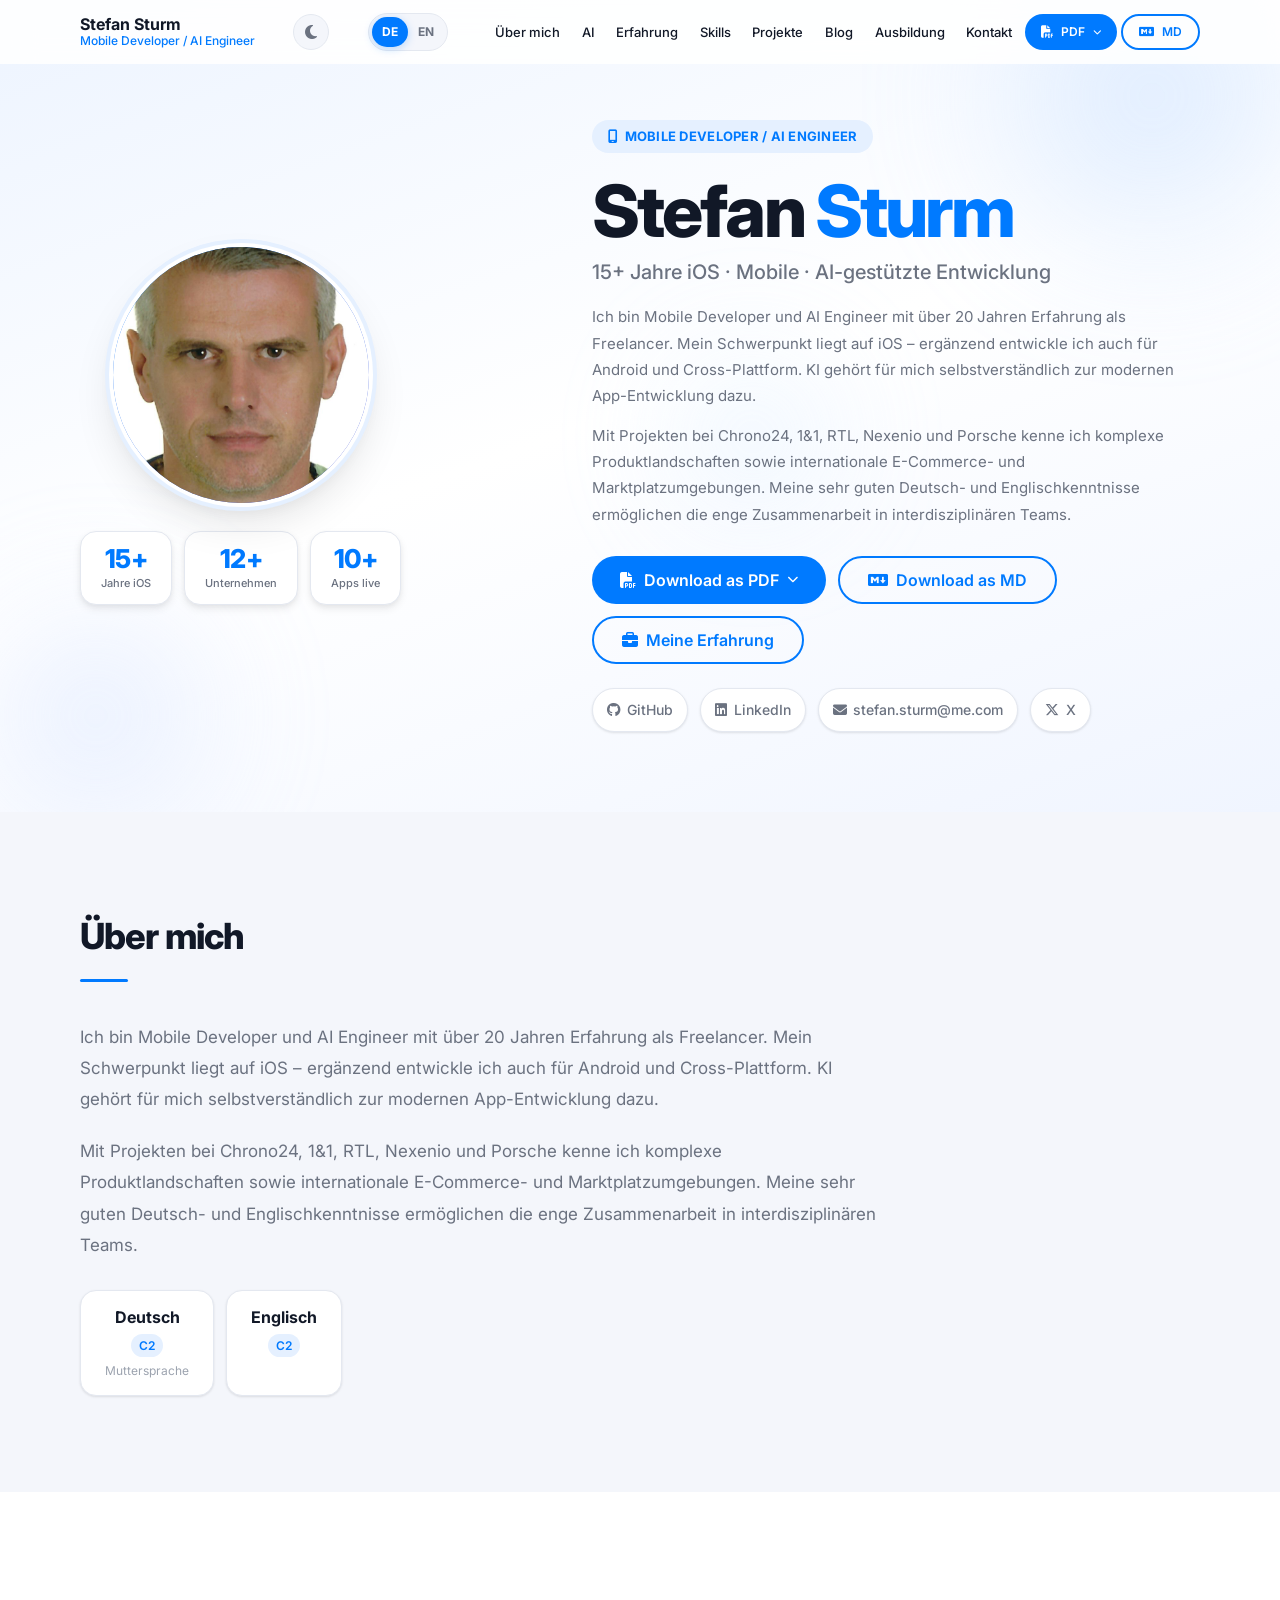
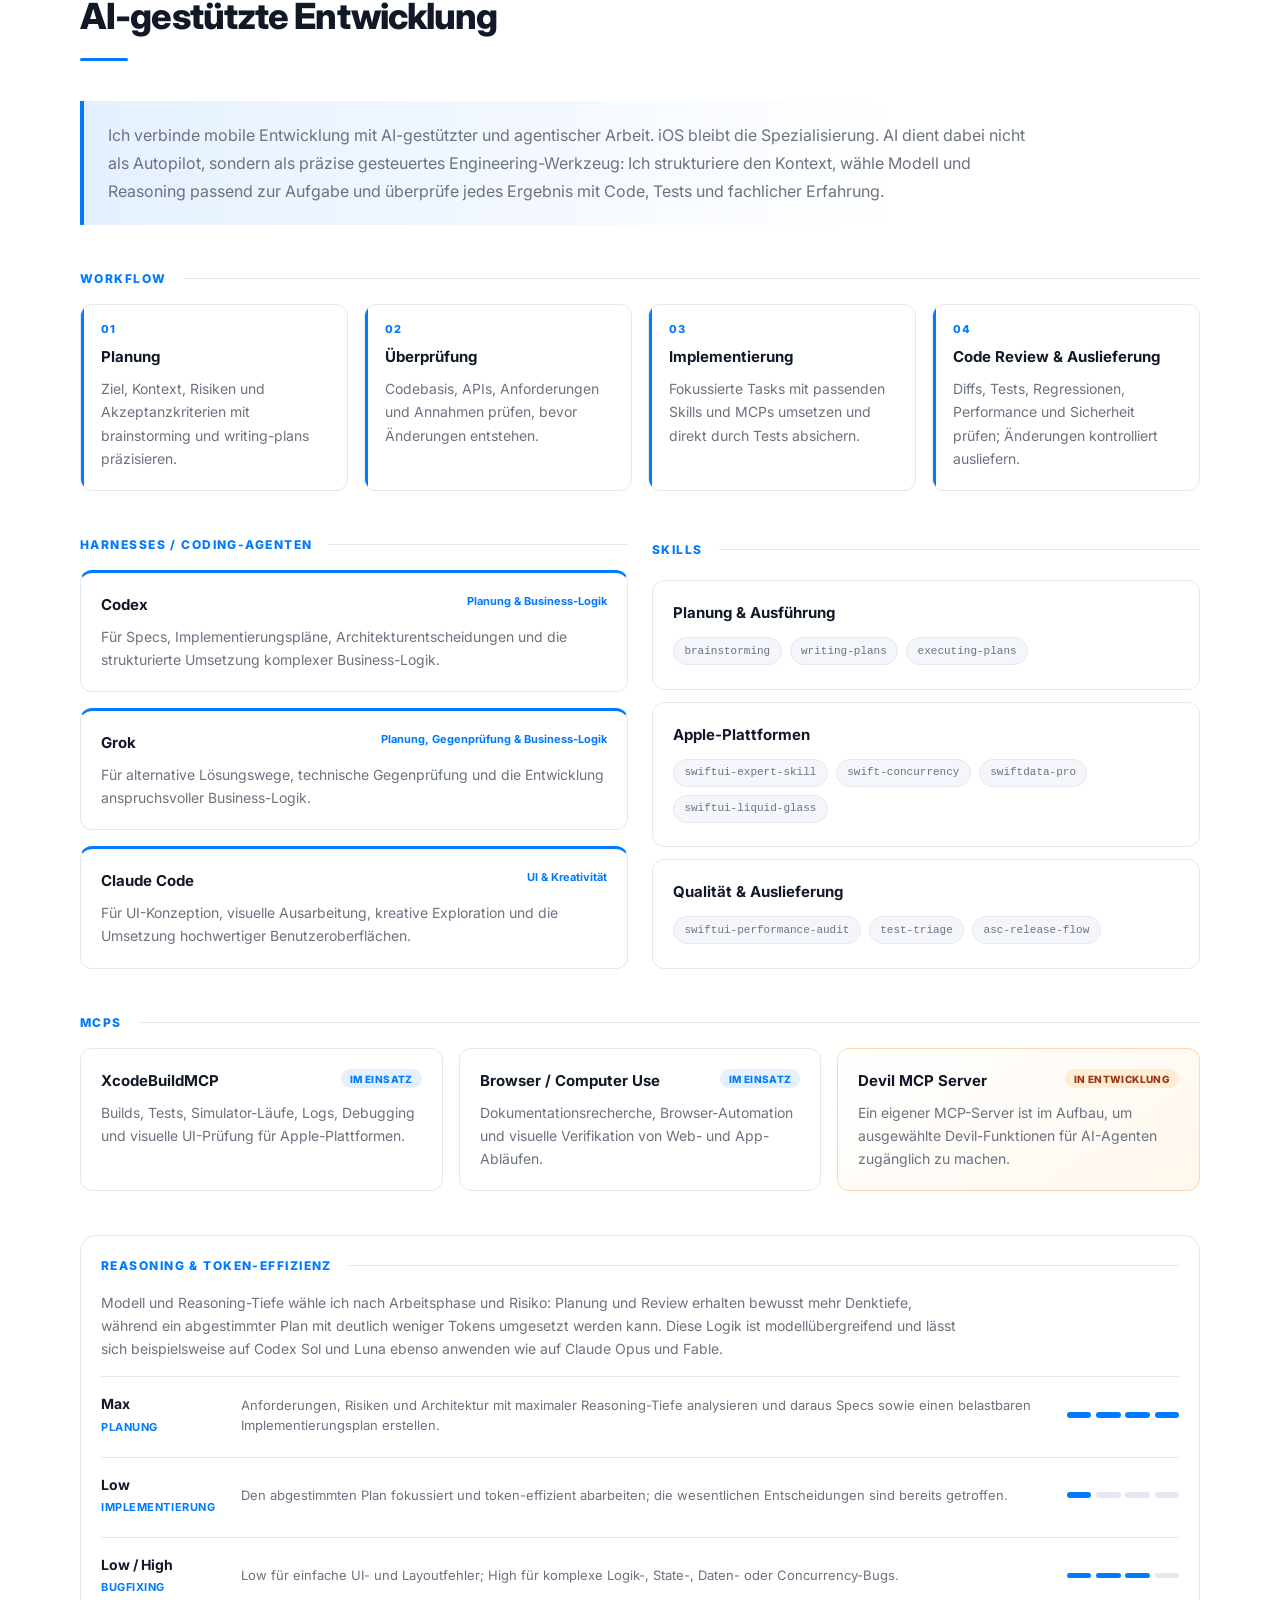
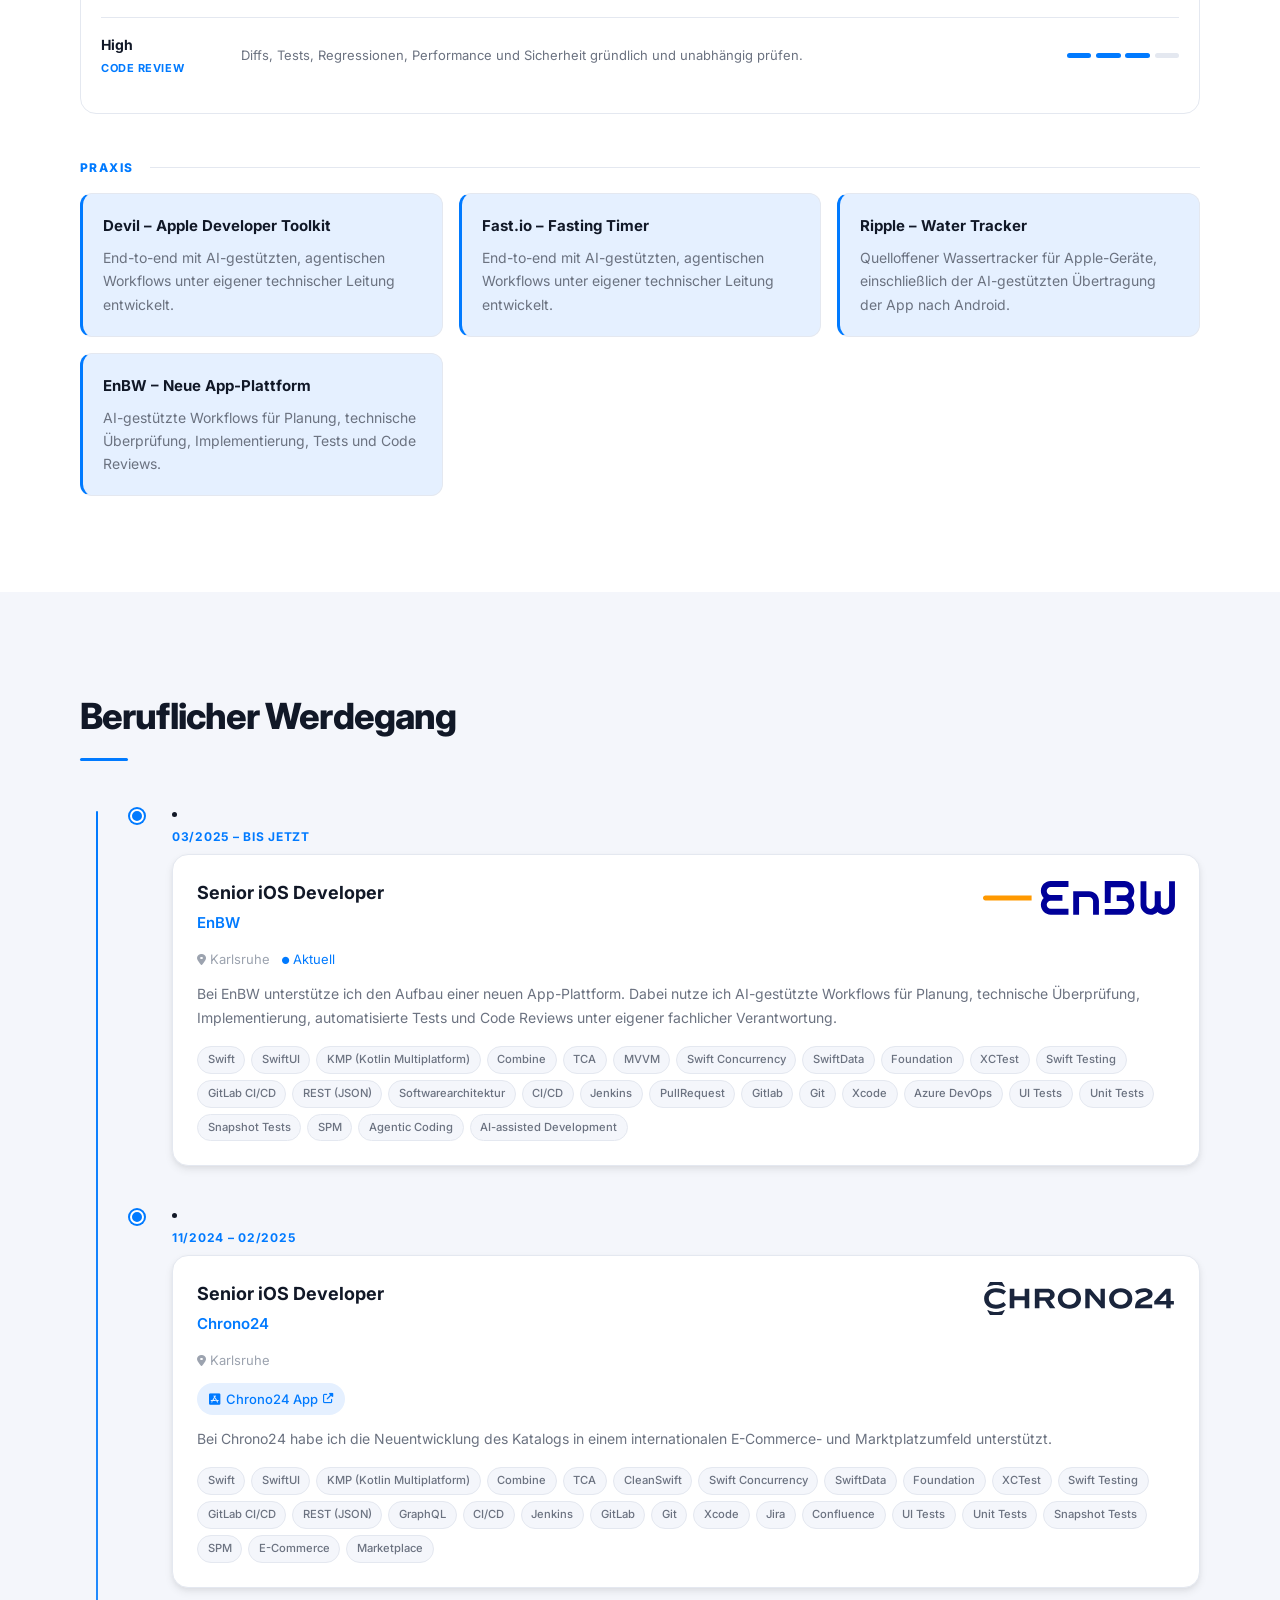
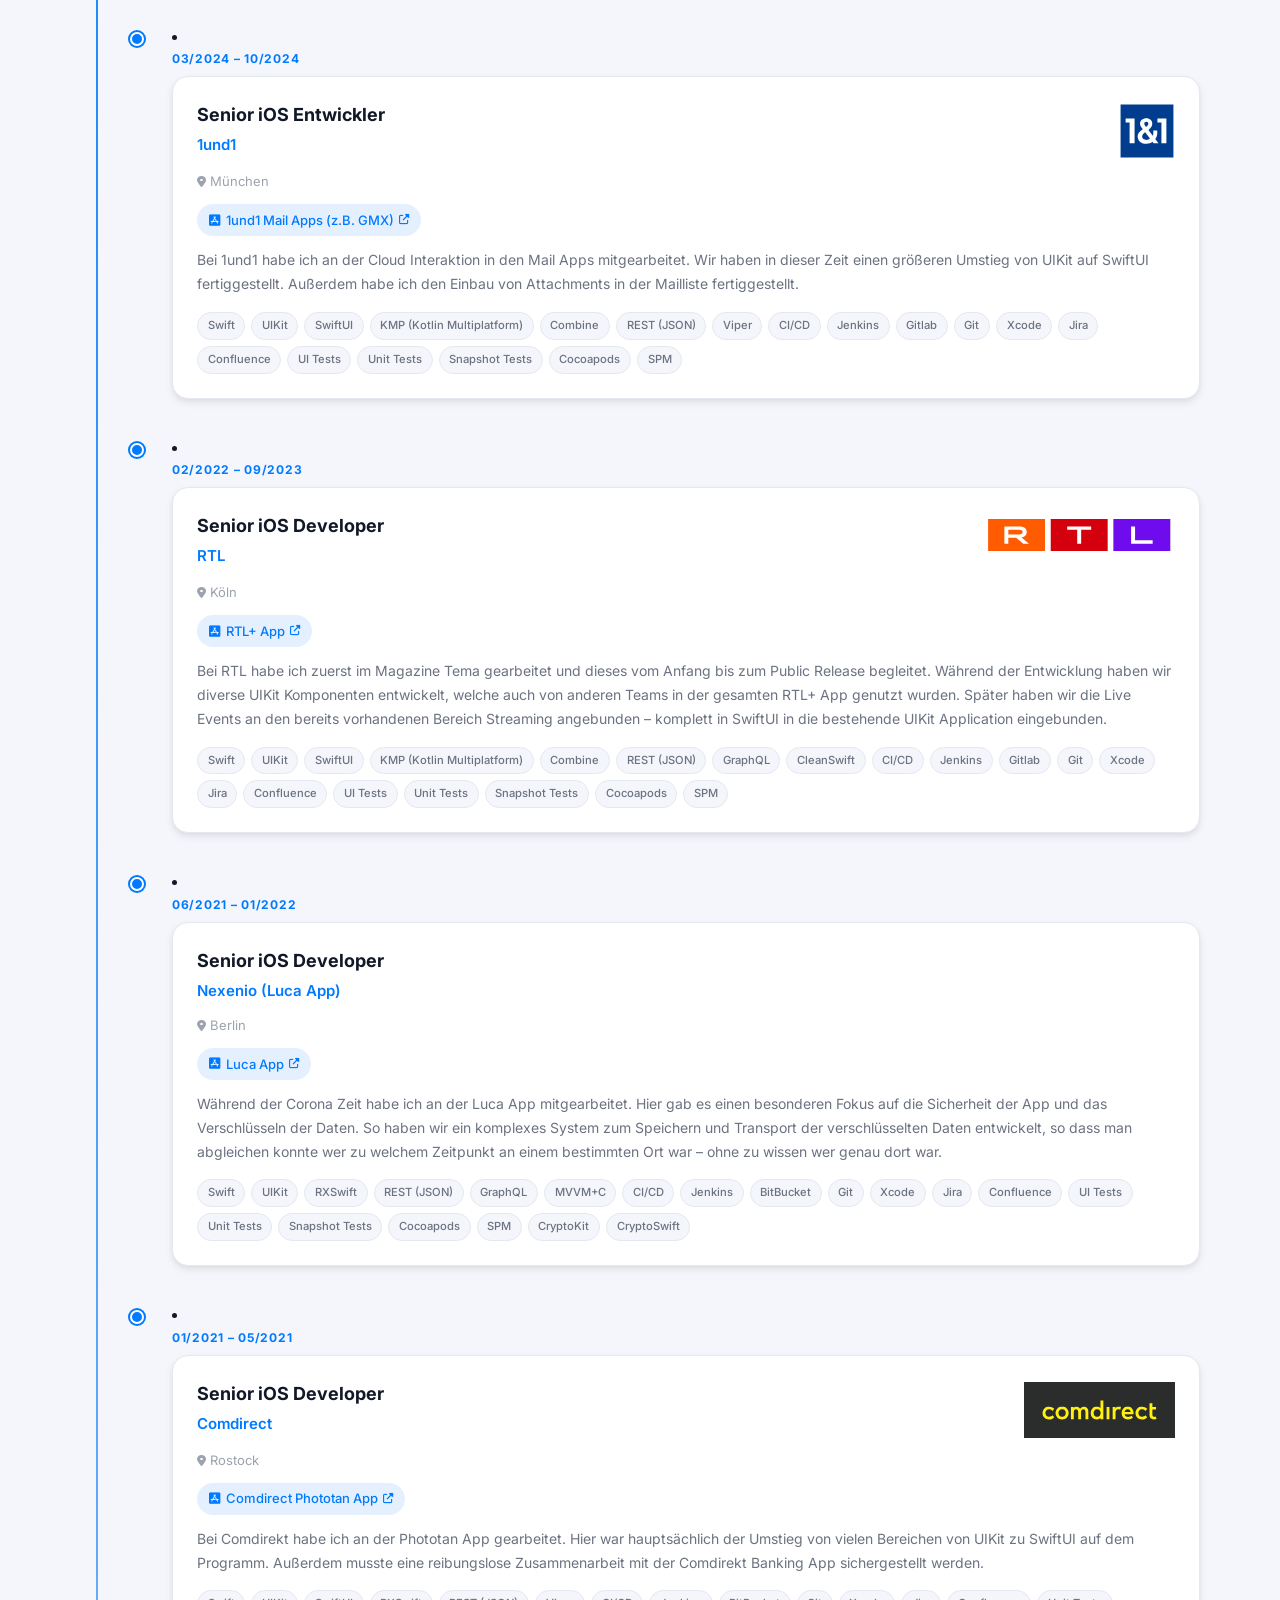
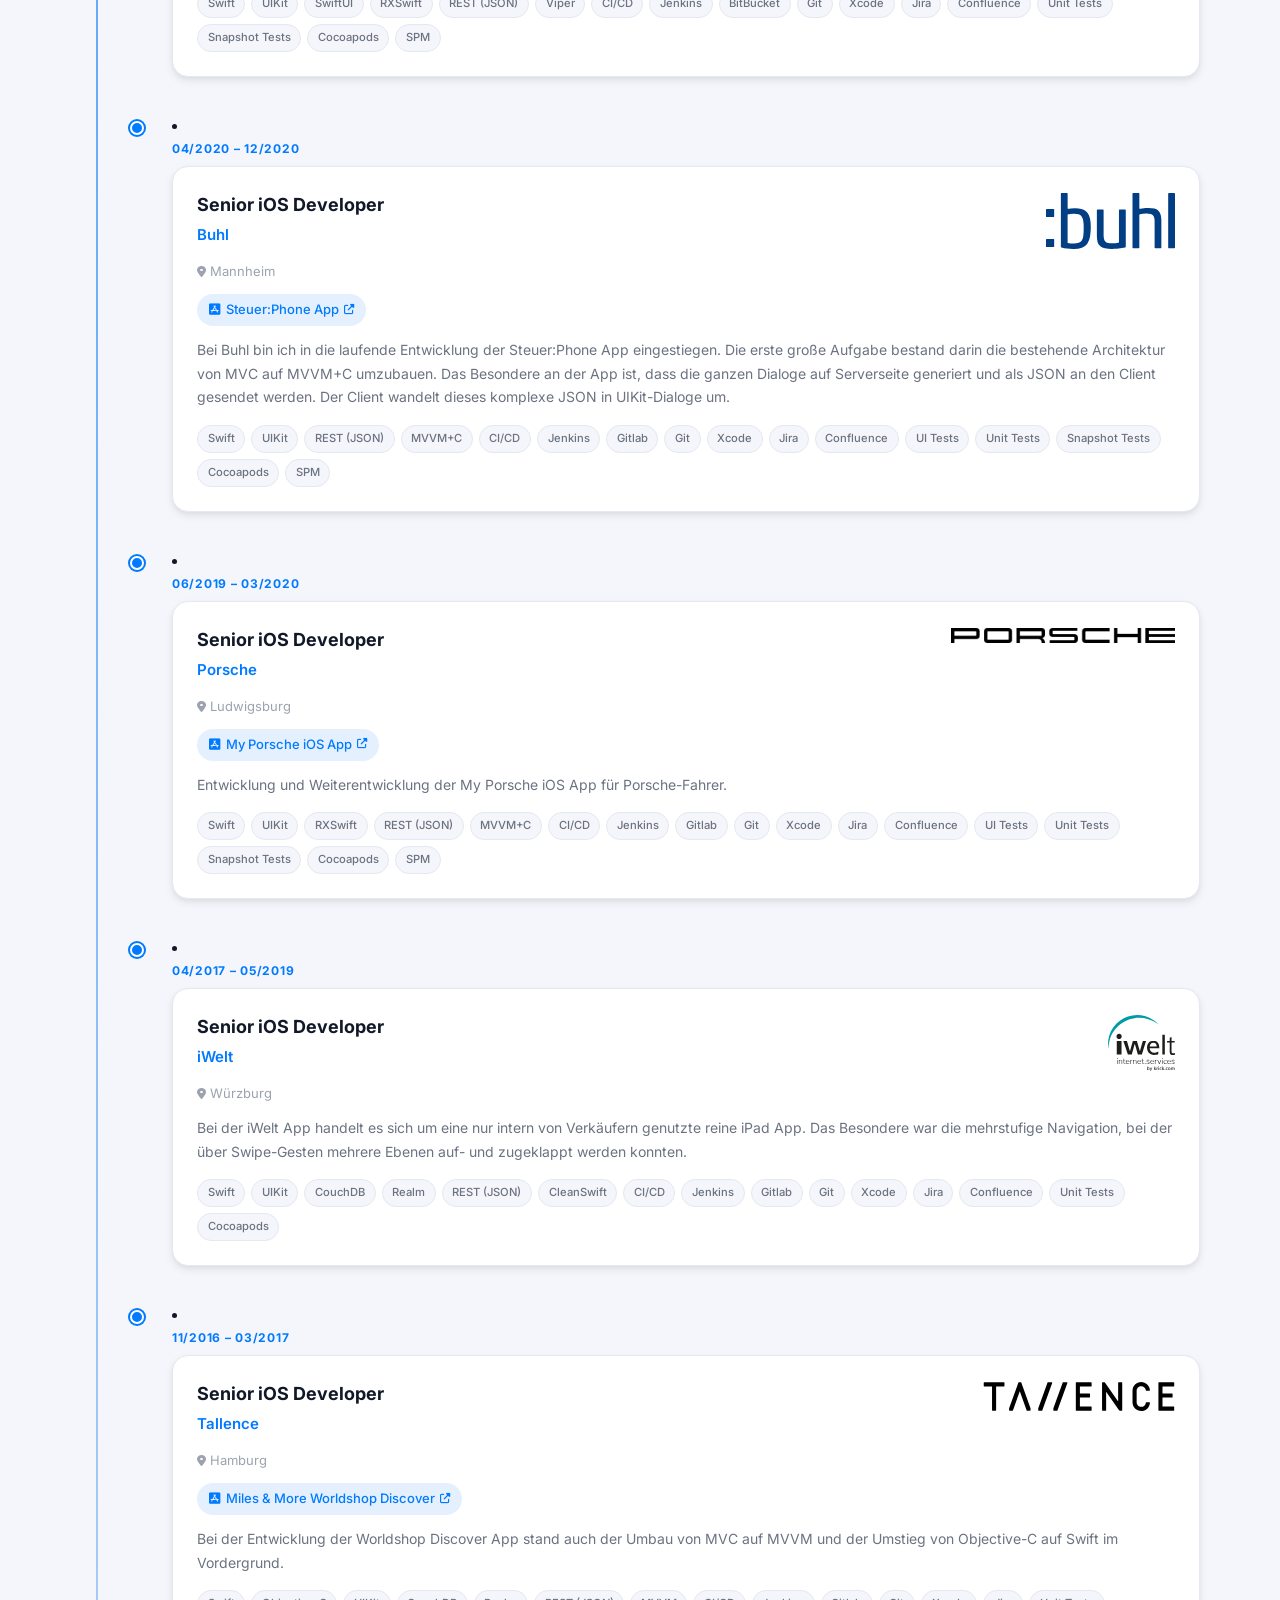
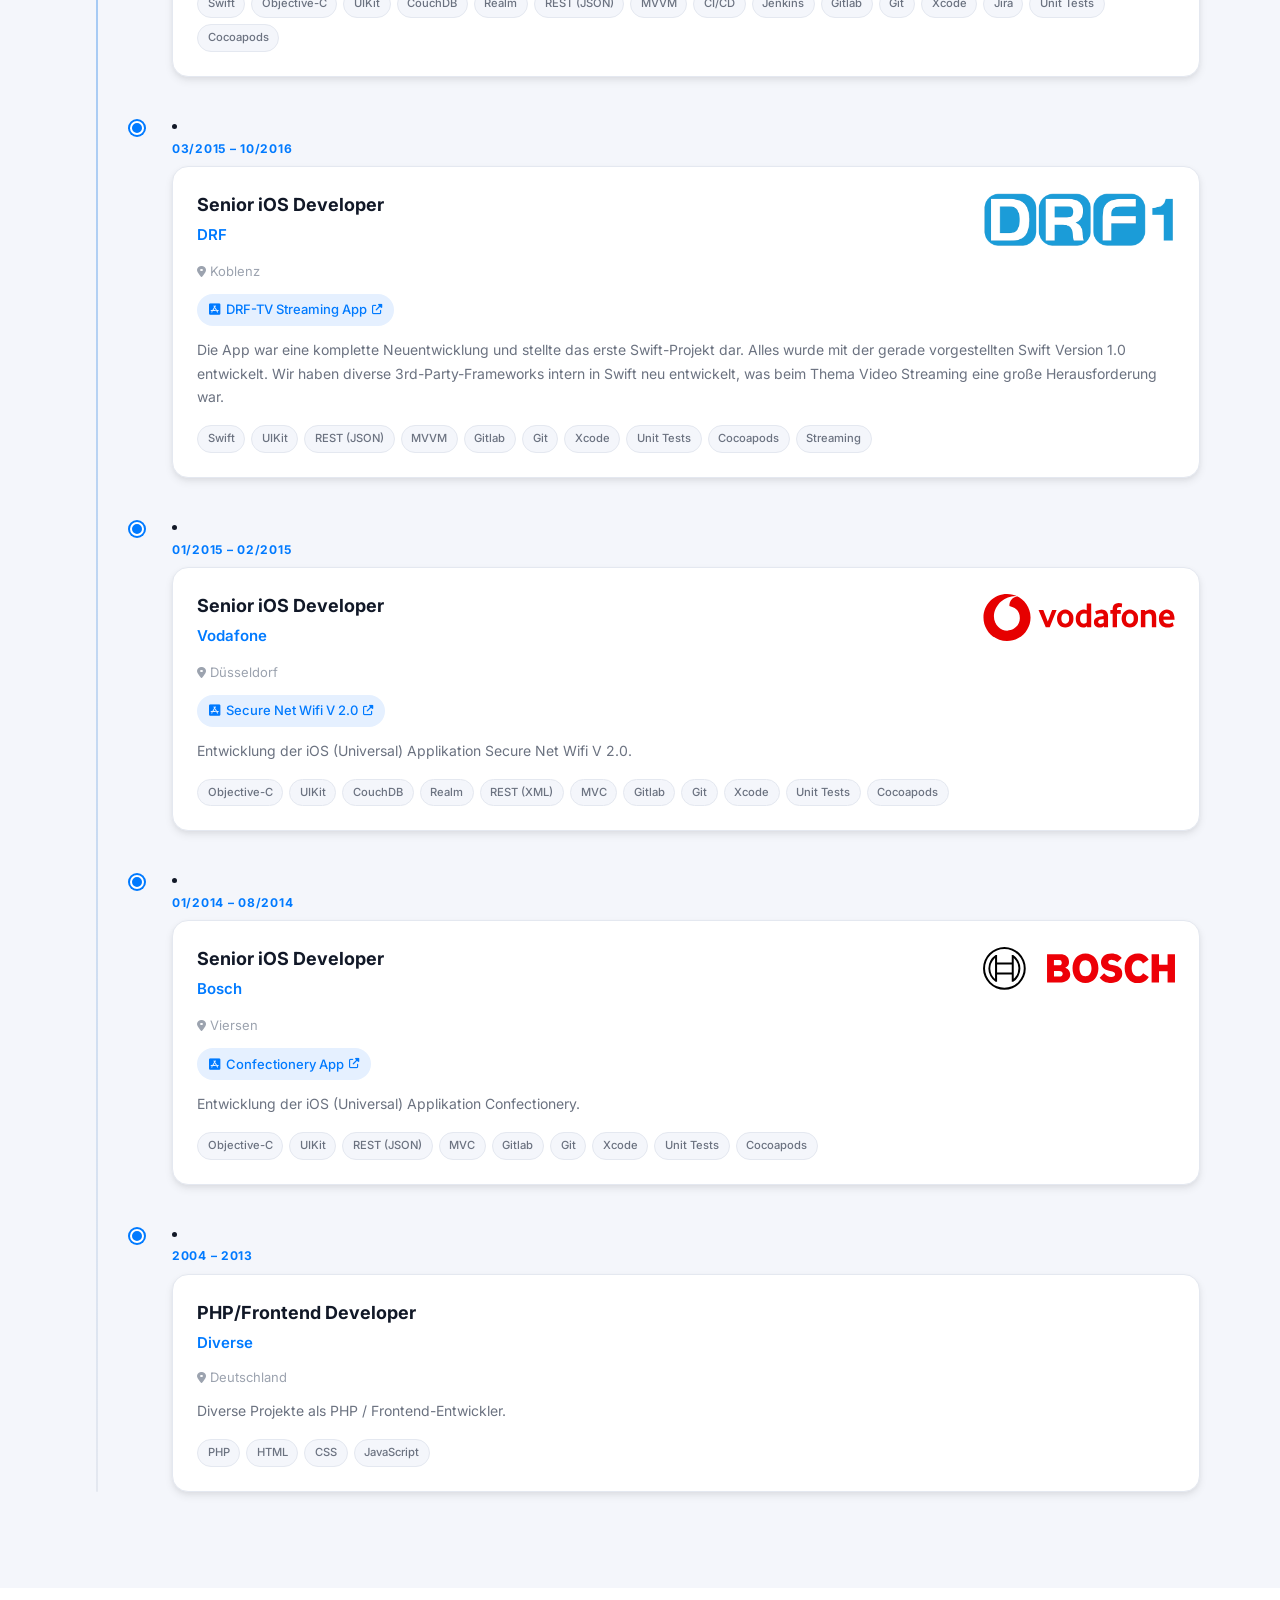
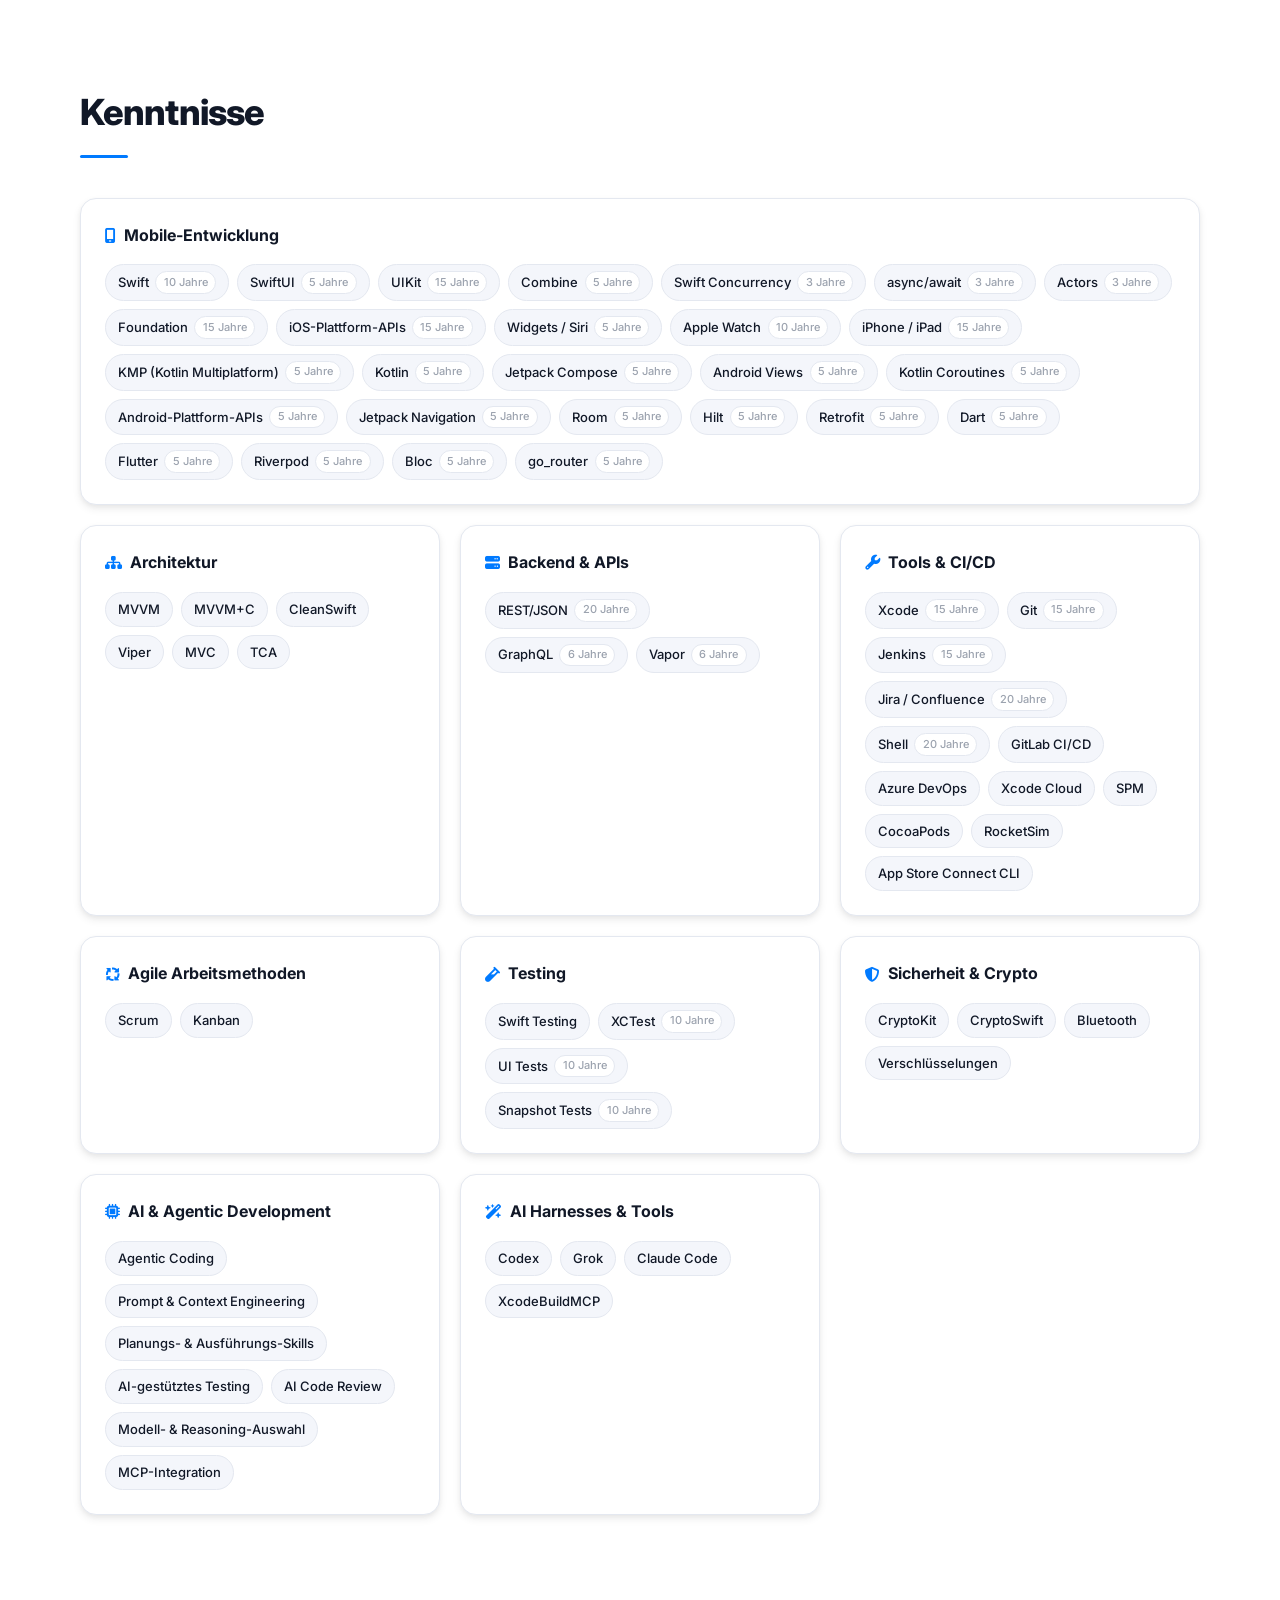
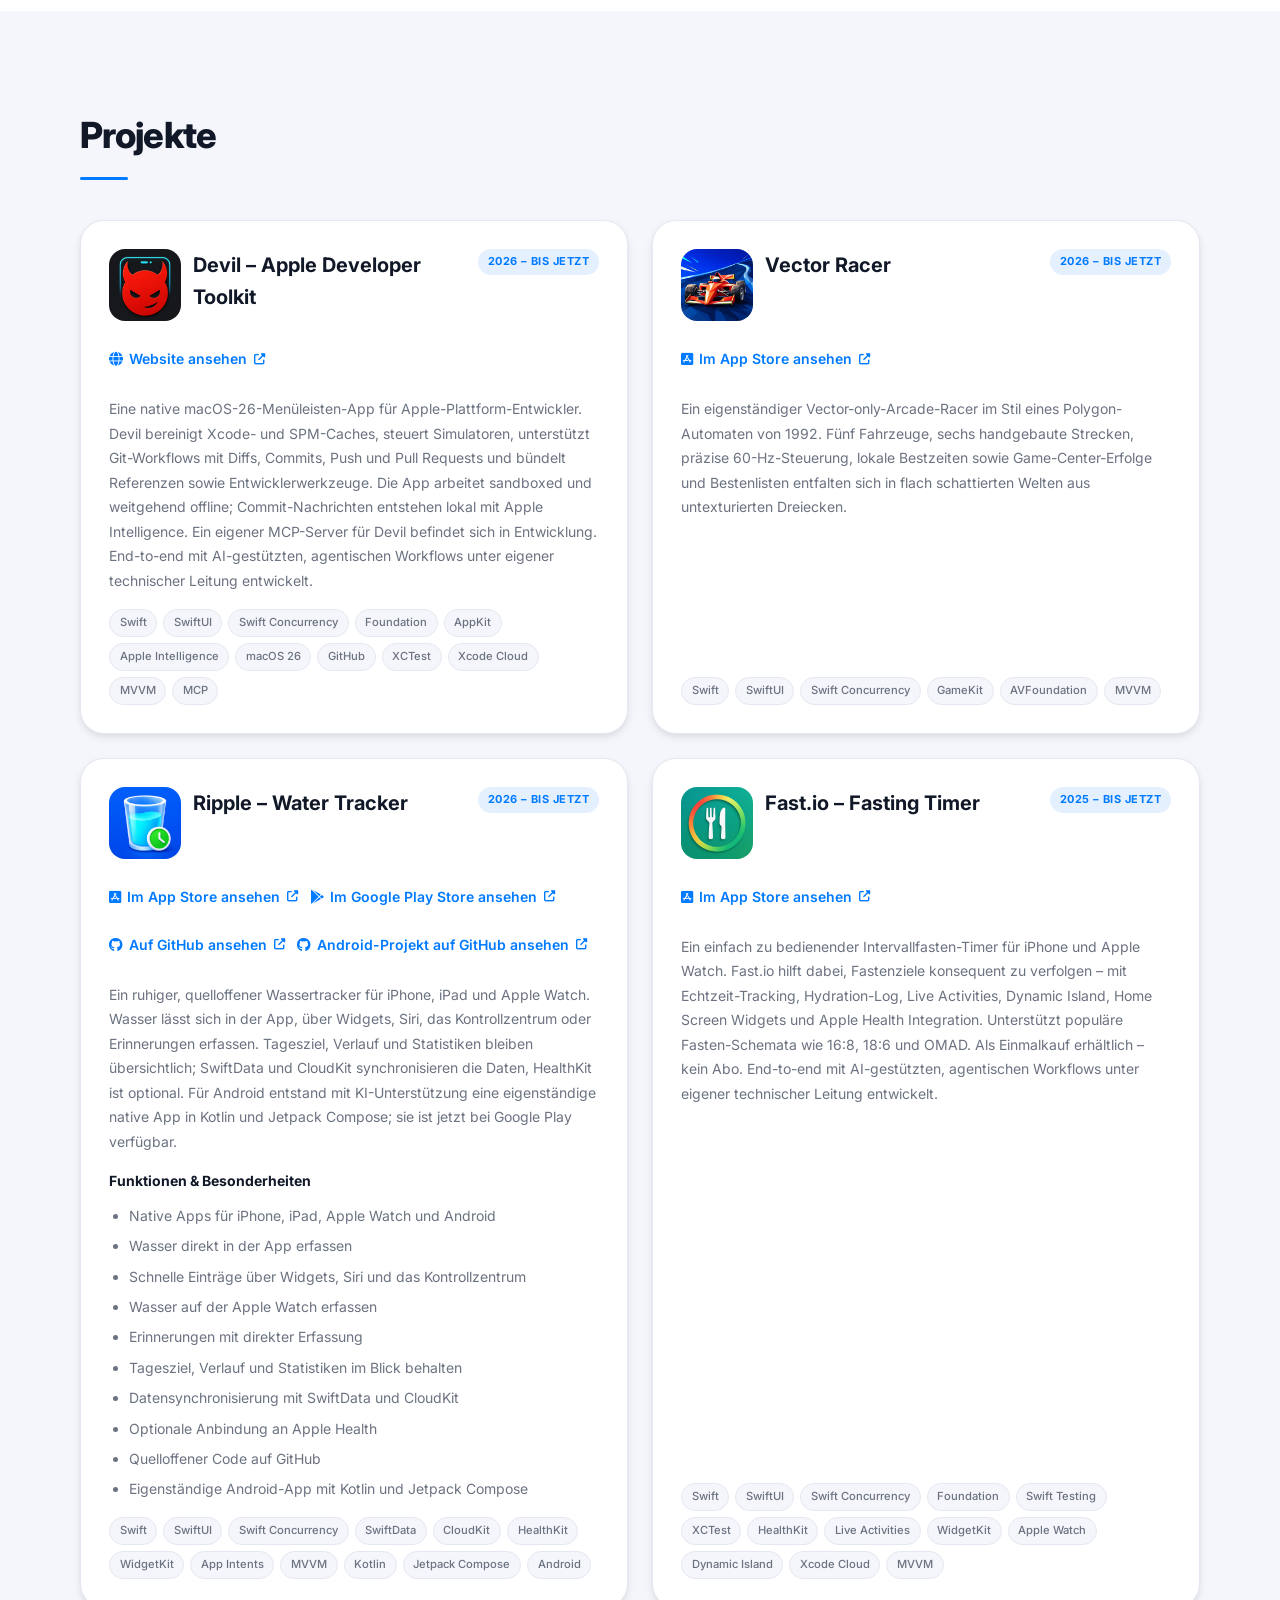
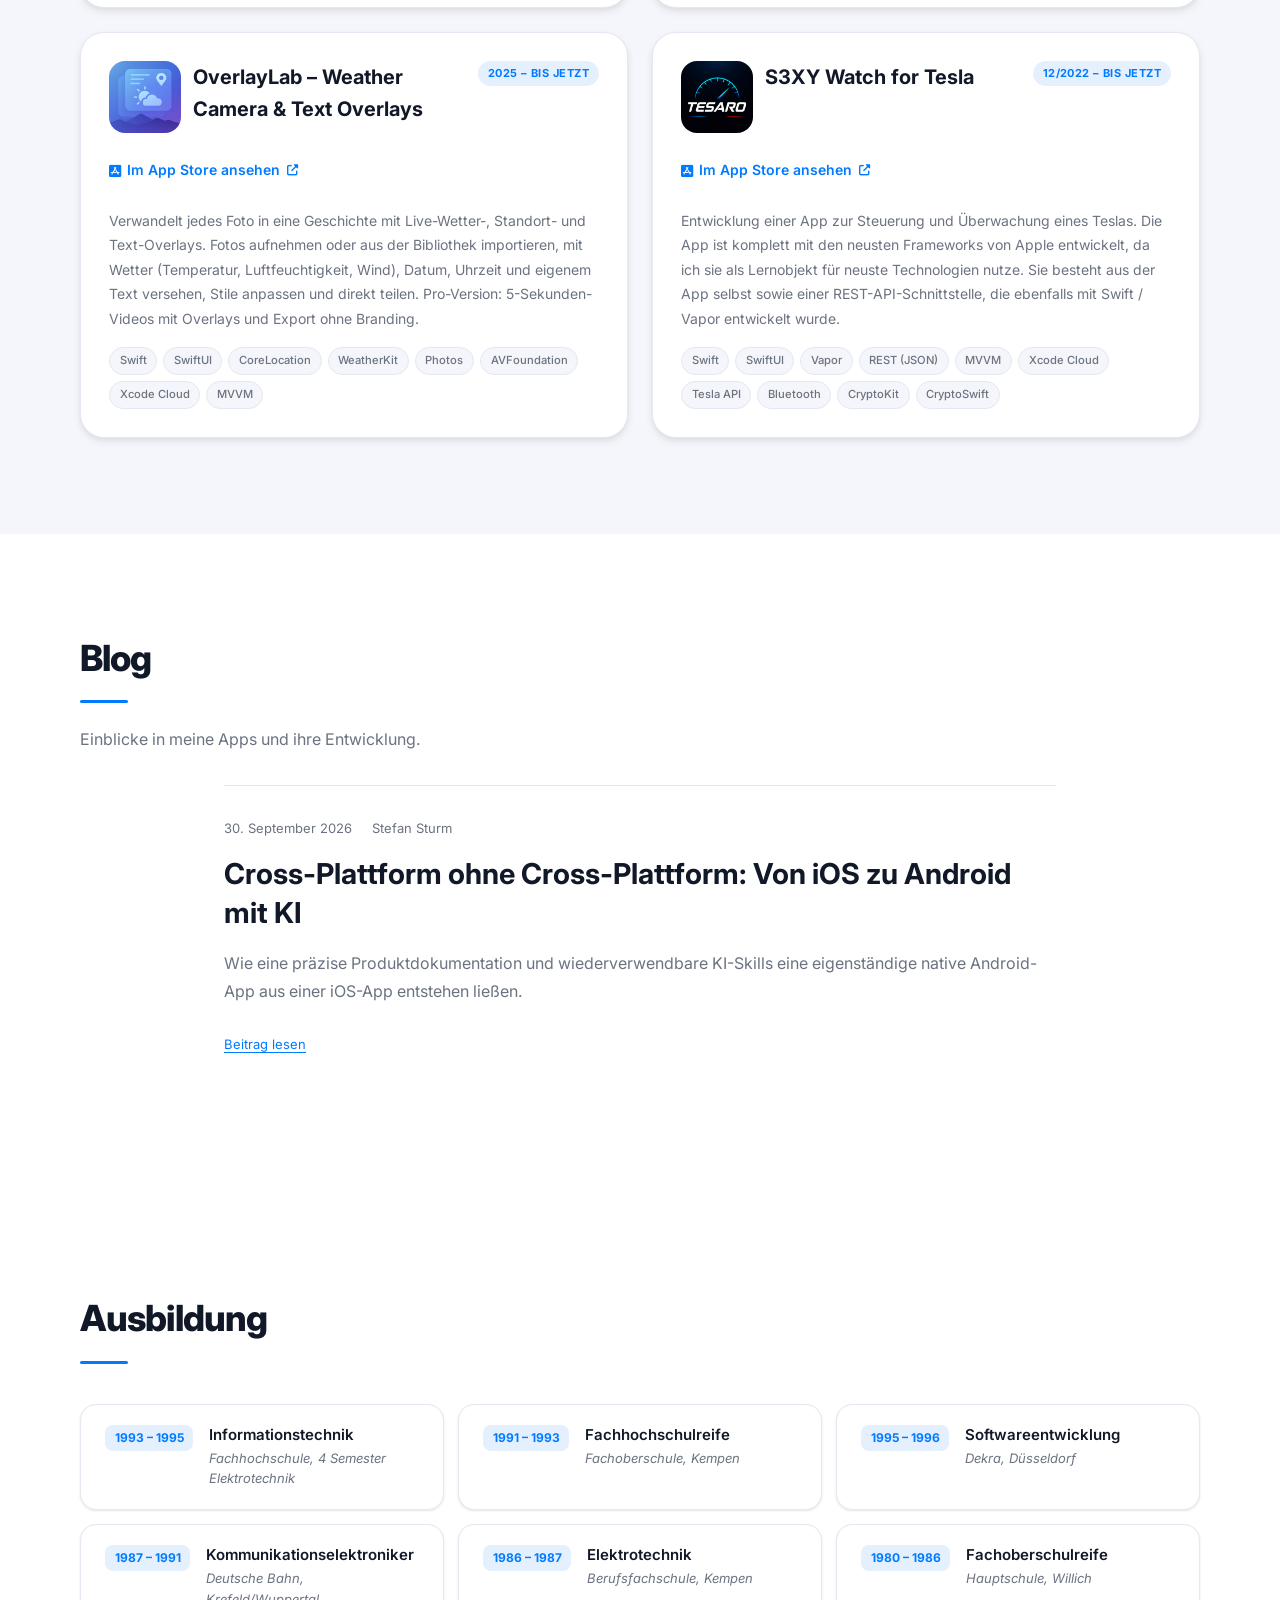
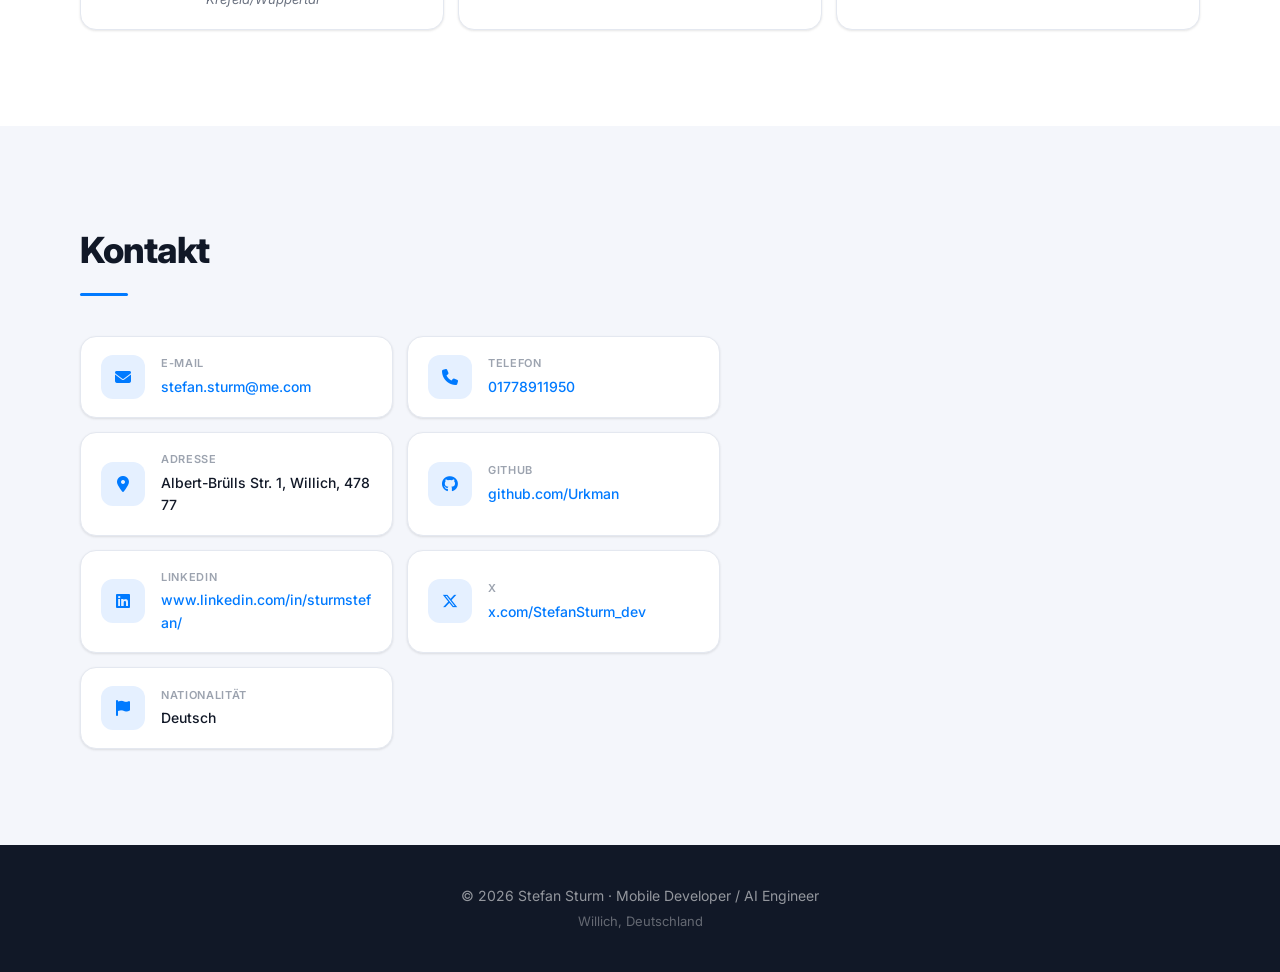
<file: index.html>
<!DOCTYPE html>
<html lang="de">
<head>
  <meta charset="UTF-8">
  <meta name="viewport" content="width=device-width, initial-scale=1.0">
  <title>Stefan Sturm – Mobile Developer / AI Engineer</title>
  <!-- No-flash theme: apply before first paint -->
  <script>
    (function(){
      var t = localStorage.getItem('theme');
      var d = window.matchMedia('(prefers-color-scheme: dark)').matches;
      if (t === 'dark' || (!t && d)) document.documentElement.setAttribute('data-theme','dark');
    })();
  </script>
  <meta name="description" content="Stefan Sturm – Mobile Developer / AI Engineer. Über 20 Jahre Erfahrung als Freelancer, Schwerpunkt iOS, ergänzend Android und Cross-Plattform.">
  <meta name="author" content="Stefan Sturm">
  <meta property="og:title" content="Stefan Sturm – Mobile Developer / AI Engineer">
  <meta property="og:description" content="15+ Jahre iOS · Mobile · AI-gestützte Entwicklung">
  <meta property="og:type" content="website">

  <!-- Fonts -->
  <link rel="preconnect" href="https://fonts.googleapis.com">
  <link rel="preconnect" href="https://fonts.gstatic.com" crossorigin>
  <link href="https://fonts.googleapis.com/css2?family=Inter:wght@300;400;500;600;700;800&display=swap" rel="stylesheet">

  <!-- Icons -->
  <link rel="stylesheet" href="https://cdnjs.cloudflare.com/ajax/libs/font-awesome/6.5.0/css/all.min.css">

  <!-- Styles -->
  <link rel="stylesheet" href="css/styles.css?v=20261017-mobile-years">
</head>
<body>

  <!-- Skip link for accessibility -->
  <a href="#main" class="skip-link" data-i18n="skipLink">Zum Hauptinhalt springen</a>

  <!-- ==================== HEADER ==================== -->
  <header class="header" id="header" role="banner">
    <div class="container">
      <nav class="nav" aria-label="Hauptnavigation" data-i18n-aria-label="mainNav">
        <a href="#hero" class="nav-logo" aria-label="Stefan Sturm – Startseite">
          <span class="nav-logo-name">Stefan Sturm</span>
          <span class="nav-logo-title">Mobile Developer / AI Engineer</span>
        </a>

        <button class="nav-toggle" id="navToggle" aria-label="Menü öffnen/schließen" aria-expanded="false" aria-controls="navMenu" data-i18n-aria-label="menuToggle">
          <i class="fas fa-bars" aria-hidden="true"></i>
        </button>

        <button class="theme-toggle" id="themeToggle" aria-label="Dark mode umschalten" data-i18n-aria-label="themeToggle">
          <i class="fas fa-moon" aria-hidden="true"></i>
        </button>

        <div class="language-toggle" aria-label="Sprache wählen" data-i18n-aria-label="languageToggle">
          <button type="button" class="language-option active" data-lang="de">DE</button>
          <button type="button" class="language-option" data-lang="en">EN</button>
        </div>

        <ul class="nav-menu" id="navMenu" role="list">
          <li><a href="#about"      class="nav-link" data-i18n="navAbout">Über mich</a></li>
          <li><a href="#ai"         class="nav-link" data-i18n="navAI">AI</a></li>
          <li><a href="#experience" class="nav-link" data-i18n="navExperience">Erfahrung</a></li>
          <li><a href="#skills"     class="nav-link" data-i18n="navSkills">Skills</a></li>
          <li><a href="#projects"   class="nav-link" data-i18n="navProjects">Projekte</a></li>
          <li><a href="#blog"       class="nav-link" data-i18n="navBlog">Blog</a></li>
          <li><a href="#education"  class="nav-link" data-i18n="navEducation">Ausbildung</a></li>
          <li><a href="#contact"    class="nav-link" data-i18n="navContact">Kontakt</a></li>
          <li>
            <div class="pdf-export-menu pdf-export-menu-nav" data-pdf-menu>
              <button class="btn btn-primary btn-sm pdf-export-trigger" id="downloadCvBtn"
                      aria-haspopup="menu" aria-expanded="false"
                      aria-label="PDF-Export auswählen" data-i18n-aria-label="pdfExportMenu">
                <i class="fas fa-file-pdf" aria-hidden="true"></i>
                <span>PDF</span>
                <i class="fas fa-chevron-down pdf-export-chevron" aria-hidden="true"></i>
              </button>
              <div class="pdf-export-options" role="menu" hidden>
                <button type="button" class="pdf-export-option" role="menuitem" data-cv-export="compact">
                  <i class="fas fa-file-lines" aria-hidden="true"></i>
                  <span>
                    <strong data-i18n="compactCvTitle">Kompakter CV</strong>
                    <small data-i18n="compactCvDescription">Professioneller Lebenslauf auf zwei Seiten</small>
                  </span>
                </button>
                <button type="button" class="pdf-export-option" role="menuitem" data-cv-export="expanded">
                  <i class="fas fa-file-circle-plus" aria-hidden="true"></i>
                  <span>
                    <strong data-i18n="expandedCvTitle">Ausführlicher CV</strong>
                    <small data-i18n="expandedCvDescription">Vollständiger Lebenslauf mit allen Details</small>
                  </span>
                </button>
              </div>
            </div>
            <button class="btn btn-outline btn-sm" id="downloadMdBtn" aria-label="Download as MD" data-i18n-aria-label="downloadMd">
              <i class="fab fa-markdown" aria-hidden="true"></i>
              <span>MD</span>
            </button>
          </li>
        </ul>
      </nav>
    </div>
  </header>

  <!-- ==================== MAIN ==================== -->
  <main id="main">

    <!-- HERO -->
    <section class="hero" id="hero" aria-label="Einführung">
      <div class="hero-bg-shapes" aria-hidden="true">
        <span class="shape shape-1"></span>
        <span class="shape shape-2"></span>
        <span class="shape shape-3"></span>
      </div>
      <div class="container">
        <div class="hero-grid">

          <div class="hero-content">
            <div class="hero-badge">
              <i class="fas fa-mobile-screen" aria-hidden="true"></i>
              Mobile Developer / AI Engineer
            </div>
            <h1 class="hero-name">Stefan <span class="text-accent">Sturm</span></h1>
            <p class="hero-tagline" data-i18n="heroTagline">15+ Jahre iOS · Mobile · AI-gestützte Entwicklung</p>
            <div class="hero-bio" id="hero-bio"><!-- filled by JS --></div>
            <div class="hero-actions">
              <div class="pdf-export-menu pdf-export-menu-hero" data-pdf-menu>
                <button class="btn btn-primary btn-lg pdf-export-trigger" id="heroDownloadBtn"
                        aria-haspopup="menu" aria-expanded="false"
                        aria-label="PDF-Export auswählen" data-i18n-aria-label="pdfExportMenu">
                  <i class="fas fa-file-pdf" aria-hidden="true"></i>
                  <span data-i18n="downloadPdfText">Download as PDF</span>
                  <i class="fas fa-chevron-down pdf-export-chevron" aria-hidden="true"></i>
                </button>
                <div class="pdf-export-options" role="menu" hidden>
                  <button type="button" class="pdf-export-option" role="menuitem" data-cv-export="compact">
                    <i class="fas fa-file-lines" aria-hidden="true"></i>
                    <span>
                      <strong data-i18n="compactCvTitle">Kompakter CV</strong>
                      <small data-i18n="compactCvDescription">Professioneller Lebenslauf auf zwei Seiten</small>
                    </span>
                  </button>
                  <button type="button" class="pdf-export-option" role="menuitem" data-cv-export="expanded">
                    <i class="fas fa-file-circle-plus" aria-hidden="true"></i>
                    <span>
                      <strong data-i18n="expandedCvTitle">Ausführlicher CV</strong>
                      <small data-i18n="expandedCvDescription">Vollständiger Lebenslauf mit allen Details</small>
                    </span>
                  </button>
                </div>
              </div>
              <button class="btn btn-outline btn-lg" id="heroDownloadMdBtn">
                <i class="fab fa-markdown" aria-hidden="true"></i>
                <span data-i18n="downloadMdText">Download as MD</span>
              </button>
              <a href="#experience" class="btn btn-outline btn-lg">
                <i class="fas fa-briefcase" aria-hidden="true"></i>
                <span data-i18n="heroExperience">Meine Erfahrung</span>
              </a>
            </div>
            <div class="hero-social" id="hero-social" aria-label="Social Links"><!-- filled by JS --></div>
          </div>

          <div class="hero-aside">
            <div class="hero-avatar" aria-hidden="true">
              <img src="assets/stefan.png" alt="Stefan Sturm" id="profileImg" onerror="this.style.display='none'; document.getElementById('avatarFallback').style.display='flex'">
              <div class="avatar-initials" id="avatarFallback">SS</div>
            </div>
            <div class="hero-stats" id="hero-stats" aria-label="Statistiken"><!-- filled by JS --></div>
          </div>

        </div>
      </div>
    </section>

    <!-- ABOUT -->
    <section class="section section-alt" id="about" aria-labelledby="about-heading">
      <div class="container">
        <h2 class="section-title" id="about-heading" data-i18n="aboutTitle">Über mich</h2>
        <div class="about-content" id="about-content"><!-- filled by JS --></div>
      </div>
    </section>

    <!-- AI DEVELOPMENT -->
    <section class="section" id="ai" aria-labelledby="ai-heading">
      <div class="container">
        <h2 class="section-title" id="ai-heading">AI-gestützte Entwicklung</h2>
        <div class="ai-section-content" id="ai-content"><!-- filled by JS --></div>
      </div>
    </section>

    <!-- EXPERIENCE -->
    <section class="section section-alt" id="experience" aria-labelledby="experience-heading">
      <div class="container">
        <h2 class="section-title" id="experience-heading" data-i18n="experienceTitle">Beruflicher Werdegang</h2>
        <div class="timeline" id="timeline" role="list"><!-- filled by JS --></div>
      </div>
    </section>

    <!-- SKILLS -->
    <section class="section" id="skills" aria-labelledby="skills-heading">
      <div class="container">
        <h2 class="section-title" id="skills-heading" data-i18n="skillsTitle">Kenntnisse</h2>
        <div class="skills-grid" id="skills-grid"><!-- filled by JS --></div>
      </div>
    </section>

    <!-- PROJECTS -->
    <section class="section section-alt" id="projects" aria-labelledby="projects-heading">
      <div class="container">
        <h2 class="section-title" id="projects-heading" data-i18n="projectsTitle">Projekte</h2>
        <div class="projects-grid" id="projects-grid"><!-- filled by JS --></div>
      </div>
    </section>

    <!-- BLOG -->
    <section class="section" id="blog" aria-labelledby="blog-heading">
      <div class="container">
        <h2 class="section-title" id="blog-heading" data-i18n="blogTitle">Blog</h2>
        <p class="blog-intro" data-i18n="blogIntro">Einblicke in meine Apps und ihre Entwicklung.</p>
        <div class="blog-posts" id="blog-posts"><!-- filled by JS --></div>
      </div>
    </section>

    <!-- EDUCATION -->
    <section class="section" id="education" aria-labelledby="education-heading">
      <div class="container">
        <h2 class="section-title" id="education-heading" data-i18n="educationTitle">Ausbildung</h2>
        <div class="education-grid" id="education-grid"><!-- filled by JS --></div>
      </div>
    </section>

    <!-- CONTACT -->
    <section class="section section-alt" id="contact" aria-labelledby="contact-heading">
      <div class="container">
        <h2 class="section-title" id="contact-heading" data-i18n="contactTitle">Kontakt</h2>
        <div class="contact-layout" id="contact-layout"><!-- filled by JS --></div>
      </div>
    </section>

  </main>

  <!-- ==================== FOOTER ==================== -->
  <footer class="footer" role="contentinfo">
    <div class="container">
      <p>© <span id="footer-year">2026</span> Stefan Sturm · Mobile Developer / AI Engineer</p>
      <p class="footer-sub" data-i18n="footerLocation">Willich, Deutschland</p>
    </div>
  </footer>

  <!-- PDF loading overlay -->
  <div class="pdf-overlay" id="pdfOverlay" aria-hidden="true" role="status" aria-label="PDF wird erstellt">
    <div class="pdf-overlay-inner">
      <div class="pdf-spinner" aria-hidden="true"></div>
      <p data-i18n="pdfCreating">CV wird erstellt…</p>
    </div>
  </div>

  <!-- Scripts -->
  <script src="js/data.js?v=20261017-mobile-years"></script>
  <script src="js/blog.js?v=20261017-mobile-years"></script>
  <script src="js/main.js?v=20261017-mobile-years"></script>
  <script src="js/cv-export.js?v=20261017-mobile-years"></script>
</body>
</html>
</file>
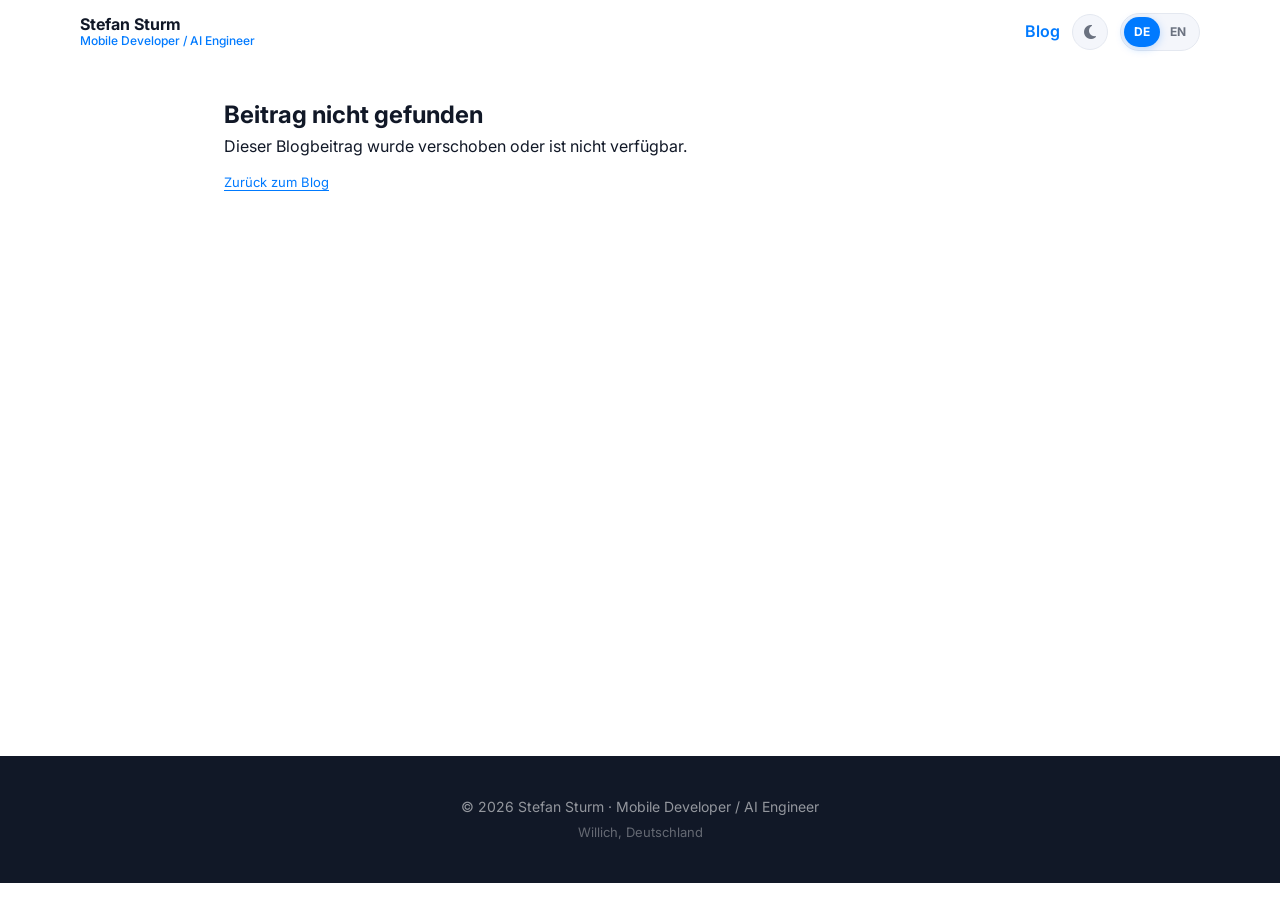
<file: blog.html>
<!DOCTYPE html>
<html lang="de">
<head>
  <meta charset="UTF-8">
  <meta name="viewport" content="width=device-width, initial-scale=1.0">
  <title>Blog | Stefan Sturm</title>
  <script>
    (function(){
      var theme = localStorage.getItem('theme');
      var prefersDark = window.matchMedia('(prefers-color-scheme: dark)').matches;
      if (theme === 'dark' || (!theme && prefersDark)) document.documentElement.setAttribute('data-theme', 'dark');
    })();
  </script>
  <meta name="description" content="Blogbeitrag von Stefan Sturm über native App-Entwicklung.">
  <meta name="author" content="Stefan Sturm">
  <meta property="og:type" content="article">
  <meta property="og:title" content="Blog | Stefan Sturm">
  <meta property="og:description" content="Blogbeitrag von Stefan Sturm über native App-Entwicklung.">
  <meta property="og:url" content="">
  <link rel="canonical" href="blog.html">
  <link rel="preconnect" href="https://fonts.googleapis.com">
  <link rel="preconnect" href="https://fonts.gstatic.com" crossorigin>
  <link href="https://fonts.googleapis.com/css2?family=Inter:wght@300;400;500;600;700;800&display=swap" rel="stylesheet">
  <link rel="stylesheet" href="https://cdnjs.cloudflare.com/ajax/libs/font-awesome/6.5.0/css/all.min.css">
  <link rel="stylesheet" href="css/styles.css?v=20261017-mobile-years">
</head>
<body>
  <a href="#main" class="skip-link" id="blogSkipLink">Zum Beitrag springen</a>

  <header class="header" role="banner">
    <div class="container">
      <nav class="nav blog-page-nav" aria-label="Blognavigation">
        <a href="index.html#hero" class="nav-logo" aria-label="Stefan Sturm – Startseite">
          <span class="nav-logo-name">Stefan Sturm</span>
          <span class="nav-logo-title">Mobile Developer / AI Engineer</span>
        </a>
        <div class="blog-page-actions">
          <a href="index.html#blog" class="blog-header-back">Blog</a>
          <button class="theme-toggle" id="themeToggle" aria-label="Dark mode umschalten" type="button">
            <i class="fas fa-moon" aria-hidden="true"></i>
          </button>
          <div class="language-toggle" aria-label="Sprache wählen">
            <button type="button" class="language-option active" data-lang="de" aria-pressed="true">DE</button>
            <button type="button" class="language-option" data-lang="en" aria-pressed="false">EN</button>
          </div>
        </div>
      </nav>
    </div>
  </header>

  <main id="main" class="blog-page-main">
    <div class="container">
      <div id="blog-article" aria-live="polite"><p class="blog-loading">Beitrag wird geladen …</p></div>
    </div>
  </main>

  <footer class="footer" role="contentinfo">
    <div class="container">
      <p>© <span id="footer-year">2026</span> Stefan Sturm · Mobile Developer / AI Engineer</p>
      <p class="footer-sub">Willich, Deutschland</p>
    </div>
  </footer>

  <script src="js/data.js?v=20261017-mobile-years"></script>
  <script src="js/blog.js?v=20261017-mobile-years"></script>
</body>
</html>
</file>
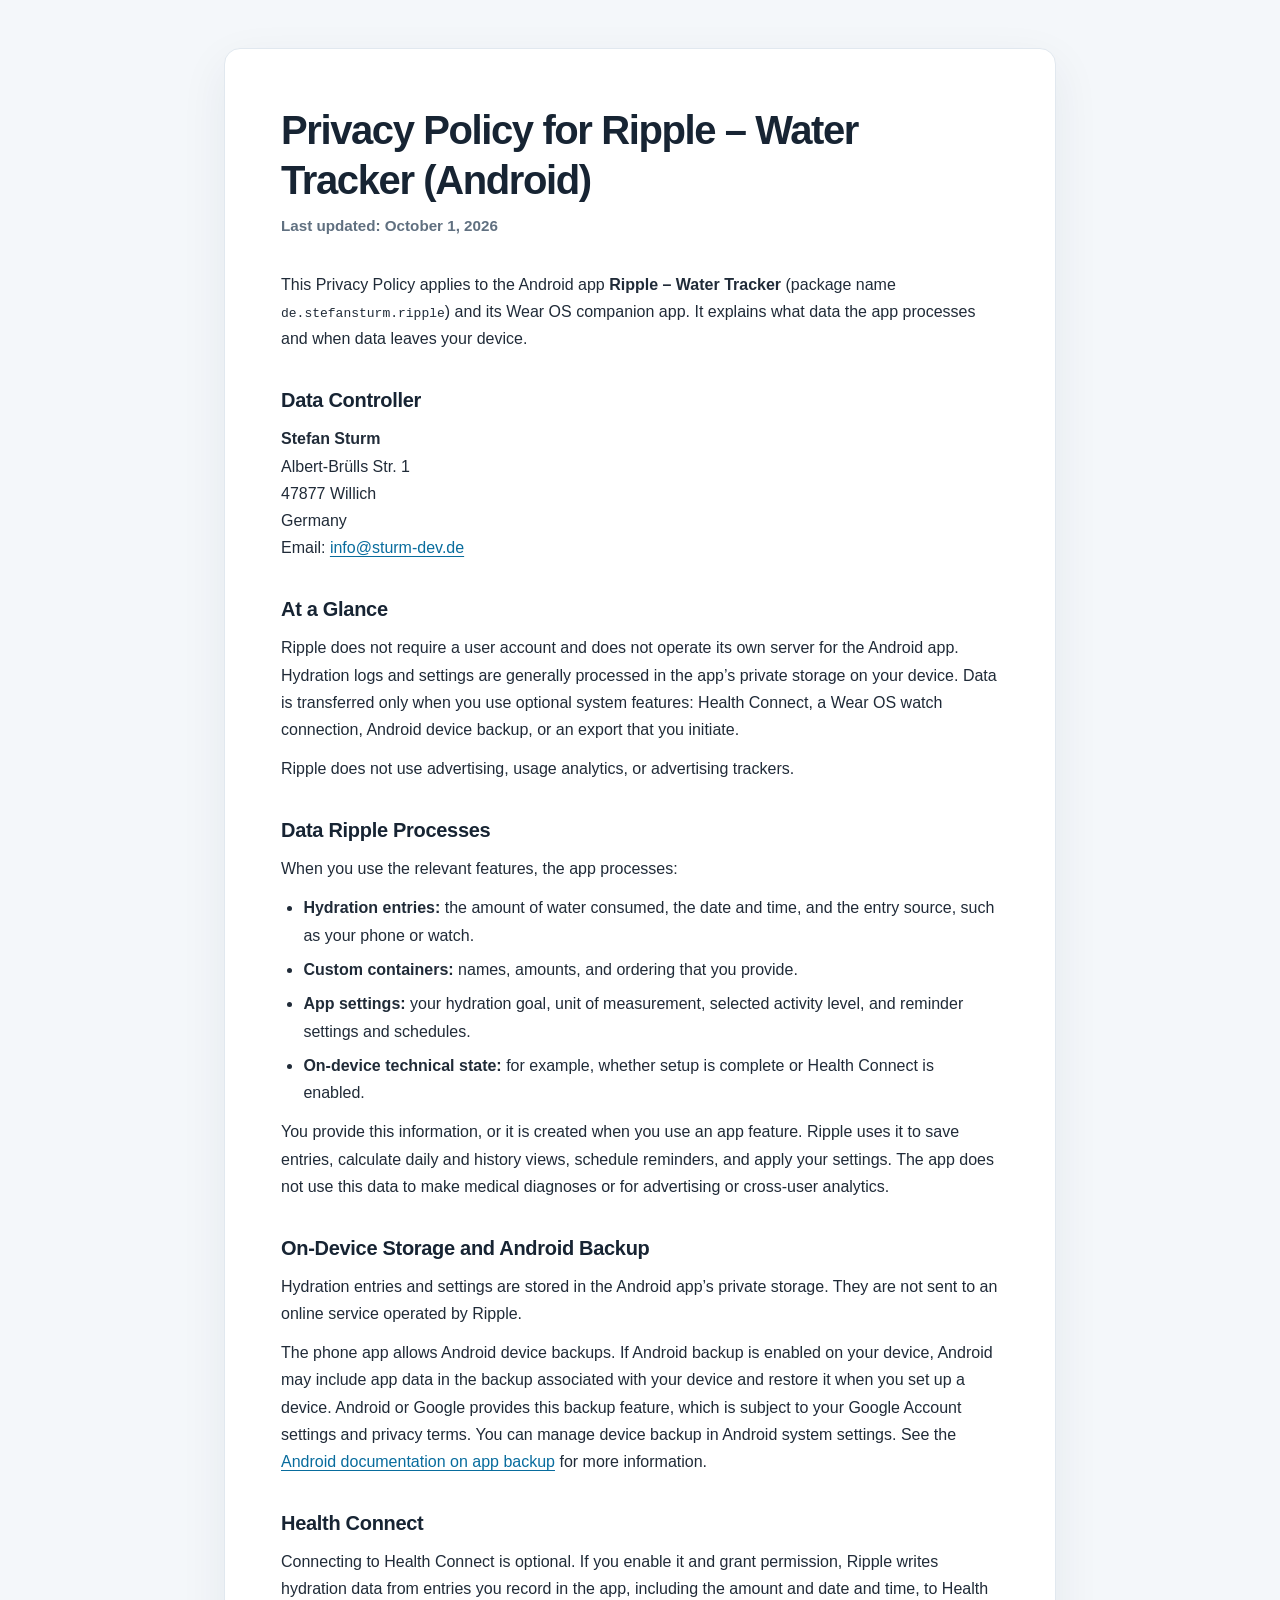
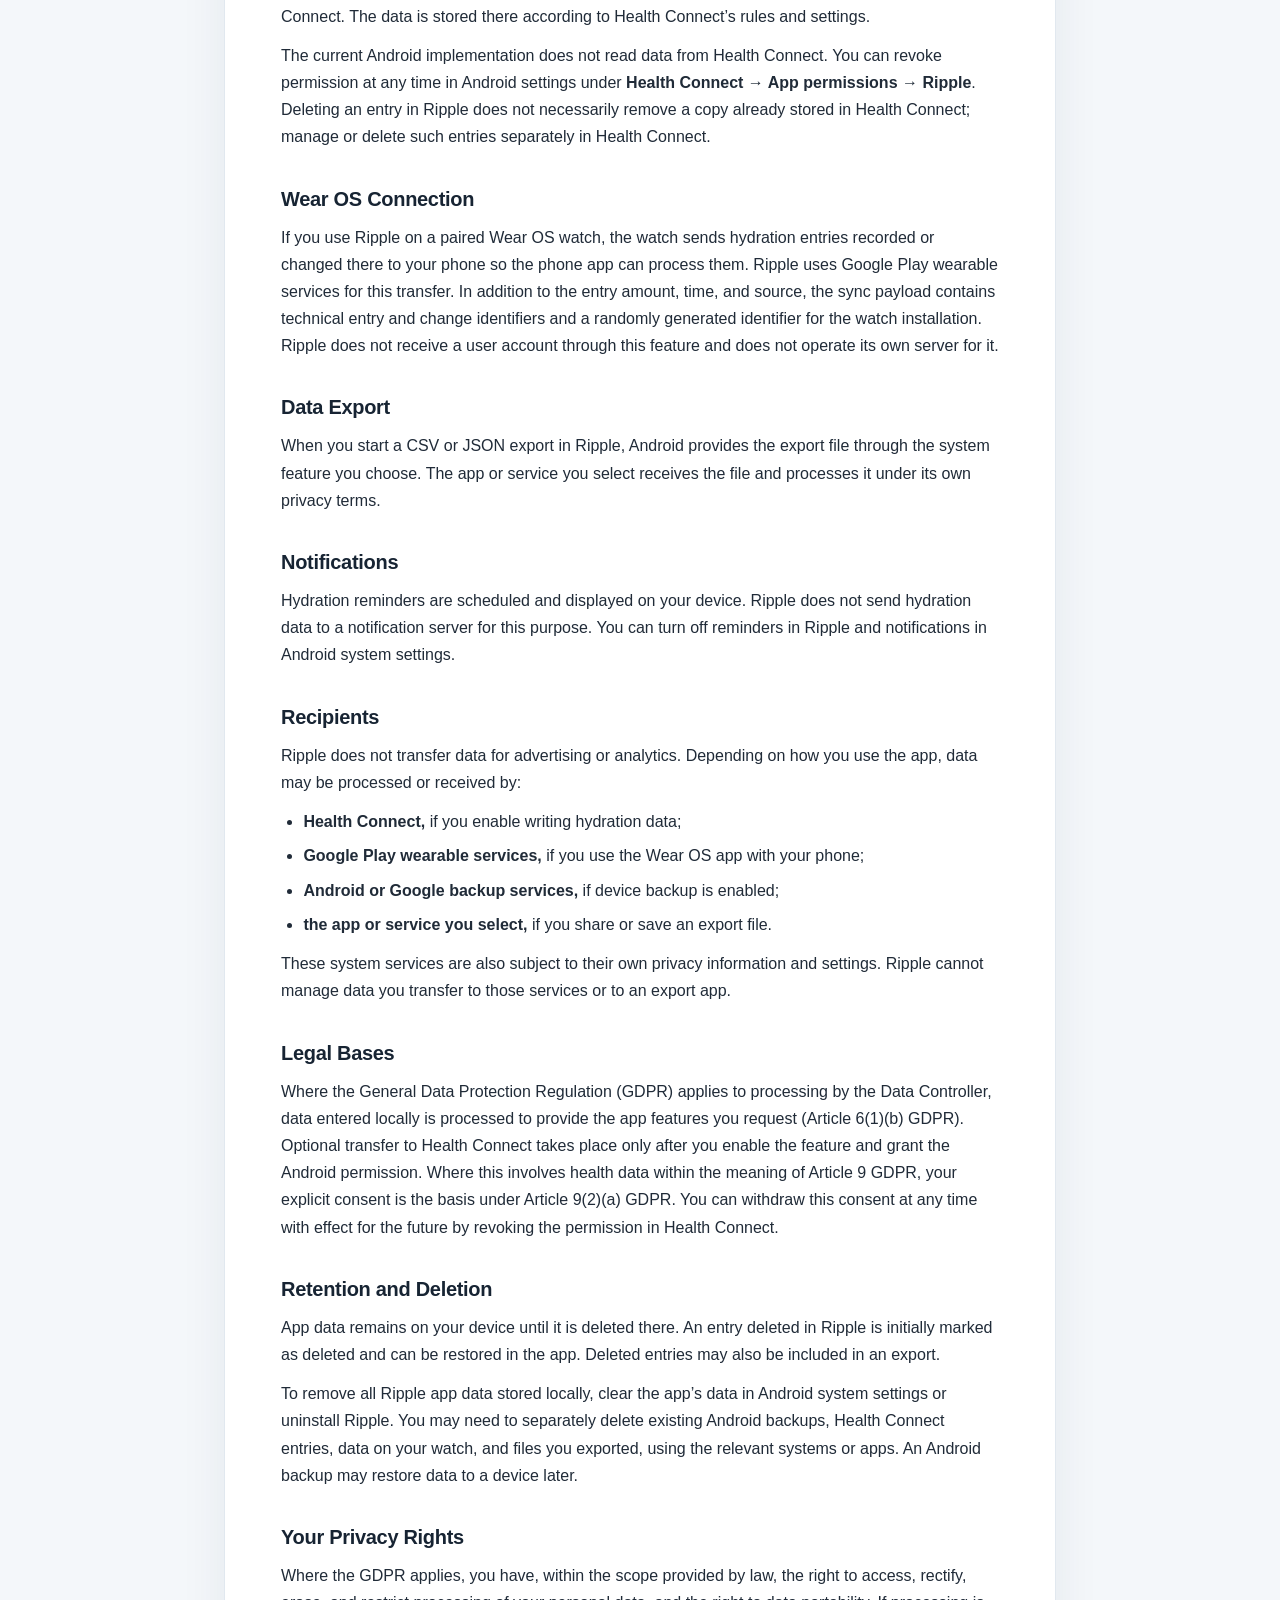
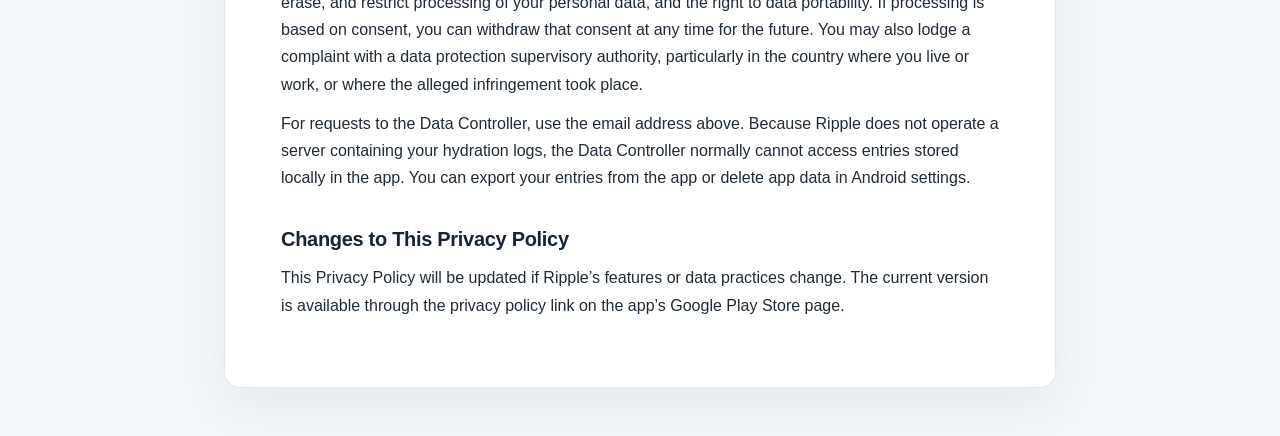
<file: ripple-privacy.html>
<!doctype html>
<html lang="en">
<head>
  <meta charset="utf-8">
  <meta name="viewport" content="width=device-width, initial-scale=1">
  <meta name="robots" content="noindex, follow">
  <meta name="description" content="Privacy Policy for Ripple – Water Tracker (Android).">
  <title>Privacy Policy – Ripple – Water Tracker</title>
  <style>
    :root {
      color-scheme: light;
      font-family: Inter, -apple-system, BlinkMacSystemFont, "Segoe UI", sans-serif;
      color: #202b38;
      background: #f4f7fa;
      font-synthesis: none;
      text-rendering: optimizeLegibility;
    }

    * { box-sizing: border-box; }

    body {
      margin: 0;
      padding: clamp(1rem, 4vw, 3rem) 1rem;
      line-height: 1.7;
    }

    main {
      width: min(100%, 52rem);
      margin: 0 auto;
      padding: clamp(1.5rem, 5vw, 3.5rem);
      border: 1px solid #e1e8ef;
      border-radius: 1rem;
      background: #fff;
      box-shadow: 0 1rem 3rem rgb(28 45 64 / 7%);
    }

    h1, h2 { line-height: 1.25; color: #172433; }
    h1 { margin: 0 0 .5rem; font-size: clamp(1.8rem, 5vw, 2.5rem); letter-spacing: -.035em; }
    h2 { margin: 2.25rem 0 .75rem; font-size: 1.25rem; letter-spacing: -.015em; }
    p, ul { margin: .75rem 0; }
    ul { padding-left: 1.4rem; }
    li + li { margin-top: .45rem; }
    a { color: #086c9d; text-underline-offset: .18em; }
    a:hover { color: #064f73; }
    .updated { margin: 0 0 2rem; color: #607080; font-size: .95rem; }
    address { font-style: normal; }

    @media (max-width: 35rem) {
      body { padding: .75rem; }
      main { padding: 1.25rem; border-radius: .75rem; }
    }
  </style>
</head>
<body>
  <main>
    <article>
      <header>
        <h1>Privacy Policy for Ripple – Water Tracker (Android)</h1>
        <p class="updated"><strong>Last updated: October 1, 2026</strong></p>
      </header>

      <p>This Privacy Policy applies to the Android app <strong>Ripple – Water Tracker</strong> (package name <code>de.stefansturm.ripple</code>) and its Wear OS companion app. It explains what data the app processes and when data leaves your device.</p>

      <section aria-labelledby="controller">
        <h2 id="controller">Data Controller</h2>
        <address>
          <strong>Stefan Sturm</strong><br>
          Albert-Brülls Str. 1<br>
          47877 Willich<br>
          Germany<br>
          Email: <a href="mailto:info@sturm-dev.de">info@sturm-dev.de</a>
        </address>
      </section>

      <section aria-labelledby="at-a-glance">
        <h2 id="at-a-glance">At a Glance</h2>
        <p>Ripple does not require a user account and does not operate its own server for the Android app. Hydration logs and settings are generally processed in the app’s private storage on your device. Data is transferred only when you use optional system features: Health Connect, a Wear OS watch connection, Android device backup, or an export that you initiate.</p>
        <p>Ripple does not use advertising, usage analytics, or advertising trackers.</p>
      </section>

      <section aria-labelledby="data-processed">
        <h2 id="data-processed">Data Ripple Processes</h2>
        <p>When you use the relevant features, the app processes:</p>
        <ul>
          <li><strong>Hydration entries:</strong> the amount of water consumed, the date and time, and the entry source, such as your phone or watch.</li>
          <li><strong>Custom containers:</strong> names, amounts, and ordering that you provide.</li>
          <li><strong>App settings:</strong> your hydration goal, unit of measurement, selected activity level, and reminder settings and schedules.</li>
          <li><strong>On-device technical state:</strong> for example, whether setup is complete or Health Connect is enabled.</li>
        </ul>
        <p>You provide this information, or it is created when you use an app feature. Ripple uses it to save entries, calculate daily and history views, schedule reminders, and apply your settings. The app does not use this data to make medical diagnoses or for advertising or cross-user analytics.</p>
      </section>

      <section aria-labelledby="storage-backup">
        <h2 id="storage-backup">On-Device Storage and Android Backup</h2>
        <p>Hydration entries and settings are stored in the Android app’s private storage. They are not sent to an online service operated by Ripple.</p>
        <p>The phone app allows Android device backups. If Android backup is enabled on your device, Android may include app data in the backup associated with your device and restore it when you set up a device. Android or Google provides this backup feature, which is subject to your Google Account settings and privacy terms. You can manage device backup in Android system settings. See the <a href="https://developer.android.com/identity/data/autobackup">Android documentation on app backup</a> for more information.</p>
      </section>

      <section aria-labelledby="health-connect">
        <h2 id="health-connect">Health Connect</h2>
        <p>Connecting to Health Connect is optional. If you enable it and grant permission, Ripple writes hydration data from entries you record in the app, including the amount and date and time, to Health Connect. The data is stored there according to Health Connect’s rules and settings.</p>
        <p>The current Android implementation does not read data from Health Connect. You can revoke permission at any time in Android settings under <strong>Health Connect → App permissions → Ripple</strong>. Deleting an entry in Ripple does not necessarily remove a copy already stored in Health Connect; manage or delete such entries separately in Health Connect.</p>
      </section>

      <section aria-labelledby="wear-os">
        <h2 id="wear-os">Wear OS Connection</h2>
        <p>If you use Ripple on a paired Wear OS watch, the watch sends hydration entries recorded or changed there to your phone so the phone app can process them. Ripple uses Google Play wearable services for this transfer. In addition to the entry amount, time, and source, the sync payload contains technical entry and change identifiers and a randomly generated identifier for the watch installation. Ripple does not receive a user account through this feature and does not operate its own server for it.</p>
      </section>

      <section aria-labelledby="data-export">
        <h2 id="data-export">Data Export</h2>
        <p>When you start a CSV or JSON export in Ripple, Android provides the export file through the system feature you choose. The app or service you select receives the file and processes it under its own privacy terms.</p>
      </section>

      <section aria-labelledby="notifications">
        <h2 id="notifications">Notifications</h2>
        <p>Hydration reminders are scheduled and displayed on your device. Ripple does not send hydration data to a notification server for this purpose. You can turn off reminders in Ripple and notifications in Android system settings.</p>
      </section>

      <section aria-labelledby="recipients">
        <h2 id="recipients">Recipients</h2>
        <p>Ripple does not transfer data for advertising or analytics. Depending on how you use the app, data may be processed or received by:</p>
        <ul>
          <li><strong>Health Connect,</strong> if you enable writing hydration data;</li>
          <li><strong>Google Play wearable services,</strong> if you use the Wear OS app with your phone;</li>
          <li><strong>Android or Google backup services,</strong> if device backup is enabled;</li>
          <li><strong>the app or service you select,</strong> if you share or save an export file.</li>
        </ul>
        <p>These system services are also subject to their own privacy information and settings. Ripple cannot manage data you transfer to those services or to an export app.</p>
      </section>

      <section aria-labelledby="legal-bases">
        <h2 id="legal-bases">Legal Bases</h2>
        <p>Where the General Data Protection Regulation (GDPR) applies to processing by the Data Controller, data entered locally is processed to provide the app features you request (Article 6(1)(b) GDPR). Optional transfer to Health Connect takes place only after you enable the feature and grant the Android permission. Where this involves health data within the meaning of Article 9 GDPR, your explicit consent is the basis under Article 9(2)(a) GDPR. You can withdraw this consent at any time with effect for the future by revoking the permission in Health Connect.</p>
      </section>

      <section aria-labelledby="retention-deletion">
        <h2 id="retention-deletion">Retention and Deletion</h2>
        <p>App data remains on your device until it is deleted there. An entry deleted in Ripple is initially marked as deleted and can be restored in the app. Deleted entries may also be included in an export.</p>
        <p>To remove all Ripple app data stored locally, clear the app’s data in Android system settings or uninstall Ripple. You may need to separately delete existing Android backups, Health Connect entries, data on your watch, and files you exported, using the relevant systems or apps. An Android backup may restore data to a device later.</p>
      </section>

      <section aria-labelledby="privacy-rights">
        <h2 id="privacy-rights">Your Privacy Rights</h2>
        <p>Where the GDPR applies, you have, within the scope provided by law, the right to access, rectify, erase, and restrict processing of your personal data, and the right to data portability. If processing is based on consent, you can withdraw that consent at any time for the future. You may also lodge a complaint with a data protection supervisory authority, particularly in the country where you live or work, or where the alleged infringement took place.</p>
        <p>For requests to the Data Controller, use the email address above. Because Ripple does not operate a server containing your hydration logs, the Data Controller normally cannot access entries stored locally in the app. You can export your entries from the app or delete app data in Android settings.</p>
      </section>

      <section aria-labelledby="changes">
        <h2 id="changes">Changes to This Privacy Policy</h2>
        <p>This Privacy Policy will be updated if Ripple’s features or data practices change. The current version is available through the privacy policy link on the app’s Google Play Store page.</p>
      </section>
    </article>
  </main>
</body>
</html>
</file>
<file: css/styles.css>
/* ==============================================
   styles.css — Stefan Sturm Personal Website
   Mobile-first · iOS Blue accent · Inter font
   ============================================== */

/* -------- Tokens -------- */
:root {
  --accent:          #007AFF;
  --accent-hover:    #0056CC;
  --accent-light:    #E5F0FF;
  --accent-mid:      #b3d3ff;

  --bg:              #ffffff;
  --bg-alt:          #f4f6fb;
  --surface:         #ffffff;
  --border:          #e4e8f0;

  --text:            #111827;
  --text-muted:      #6b7280;
  --text-light:      #9ca3af;

  --font:            'Inter', -apple-system, BlinkMacSystemFont, 'Segoe UI', sans-serif;

  --nav-h:           4rem;
  --max-w:           74rem;
  --pad:             1rem;

  --r-sm:  0.375rem;
  --r-md:  0.5rem;
  --r-lg:  0.75rem;
  --r-xl:  1rem;
  --r-2xl: 1.5rem;
  --r-full: 9999px;

  --sh-sm: 0 1px 3px rgba(0,0,0,.07), 0 1px 2px rgba(0,0,0,.04);
  --sh-md: 0 4px 8px rgba(0,0,0,.07), 0 2px 4px rgba(0,0,0,.04);
  --sh-lg: 0 10px 20px rgba(0,0,0,.09), 0 4px 8px rgba(0,0,0,.05);
  --sh-xl: 0 20px 40px rgba(0,0,0,.10), 0 8px 16px rgba(0,0,0,.06);

  --ease: cubic-bezier(.4,0,.2,1);
  --t-fast: 150ms var(--ease);
  --t-base: 250ms var(--ease);
  --t-slow: 450ms var(--ease);
}

/* -------- Dark mode tokens -------- */
[data-theme="dark"] {
  --bg:          #0f1117;
  --bg-alt:      #1a1d27;
  --surface:     #1e2130;
  --border:      #2e3348;

  --text:        #f0f2f8;
  --text-muted:  #9aa3b8;
  --text-light:  #6b7491;

  --accent-light: #0f2a4a;
  --accent-mid:   #1a4a8a;

  --sh-sm: 0 1px 3px rgba(0,0,0,.3), 0 1px 2px rgba(0,0,0,.2);
  --sh-md: 0 4px 8px rgba(0,0,0,.3), 0 2px 4px rgba(0,0,0,.2);
  --sh-lg: 0 10px 20px rgba(0,0,0,.35), 0 4px 8px rgba(0,0,0,.2);
  --sh-xl: 0 20px 40px rgba(0,0,0,.4), 0 8px 16px rgba(0,0,0,.25);
}

/* -------- Theme toggle button -------- */
.theme-toggle {
  display: flex;
  align-items: center;
  justify-content: center;
  width: 2.25rem;
  height: 2.25rem;
  border-radius: var(--r-full);
  background: var(--bg-alt);
  border: 1px solid var(--border);
  color: var(--text-muted);
  transition: background var(--t-fast), color var(--t-fast), border-color var(--t-fast);
  flex-shrink: 0;
}
.theme-toggle:hover {
  background: var(--accent-light);
  color: var(--accent);
  border-color: var(--accent-mid);
}

.language-toggle {
  display: inline-flex;
  align-items: center;
  padding: .1875rem;
  border-radius: var(--r-full);
  background: var(--bg-alt);
  border: 1px solid var(--border);
  flex-shrink: 0;
}
.language-option {
  min-width: 2.25rem;
  min-height: 1.875rem;
  padding: .35rem .55rem;
  border-radius: var(--r-full);
  color: var(--text-muted);
  font-size: .75rem;
  font-weight: 700;
  line-height: 1;
  transition: background var(--t-fast), color var(--t-fast), box-shadow var(--t-fast);
}
.language-option:hover,
.language-option:focus-visible {
  color: var(--accent);
}
.language-option.active {
  background: var(--accent);
  color: #fff;
  box-shadow: 0 2px 8px rgba(0,122,255,.25);
}

/* -------- Reset -------- */
*, *::before, *::after { box-sizing: border-box; margin: 0; padding: 0; }
html { font-size: 16px; scroll-behavior: smooth; -webkit-text-size-adjust: 100%; }
body {
  font-family: var(--font);
  font-size: 1rem;
  line-height: 1.6;
  color: var(--text);
  background: var(--bg);
  -webkit-font-smoothing: antialiased;
  -moz-osx-font-smoothing: grayscale;
}
img { max-width: 100%; height: auto; display: block; }
a { color: inherit; text-decoration: none; }
ul, ol { list-style: none; }
button { cursor: pointer; border: none; background: none; font: inherit; color: inherit; }

/* -------- Accessibility -------- */
.skip-link {
  position: absolute;
  top: -100%;
  left: 1rem;
  background: var(--accent);
  color: #fff;
  padding: .5rem 1rem;
  border-radius: var(--r-md);
  font-weight: 600;
  z-index: 9999;
  transition: top var(--t-fast);
}
.skip-link:focus { top: .5rem; outline: 2px solid #fff; }

*:focus-visible {
  outline: 2px solid var(--accent);
  outline-offset: 2px;
  border-radius: var(--r-sm);
}

/* -------- Utilities -------- */
.text-accent { color: var(--accent); }
.container {
  width: 100%;
  max-width: var(--max-w);
  margin: 0 auto;
  padding: 0 var(--pad);
}
@media (min-width: 640px)  { :root { --pad: 1.5rem; } }
@media (min-width: 1024px) { :root { --pad: 2rem; } }

/* -------- Buttons -------- */
.btn {
  display: inline-flex;
  align-items: center;
  gap: .5rem;
  padding: .75rem 1.5rem;
  border-radius: var(--r-full);
  font-weight: 600;
  font-size: .875rem;
  line-height: 1;
  min-height: 2.75rem; /* 44px touch target */
  white-space: nowrap;
  user-select: none;
  transition: background var(--t-base), color var(--t-base), border-color var(--t-base),
              box-shadow var(--t-base), transform var(--t-base);
}
.btn-primary {
  background: var(--accent);
  color: #fff;
}
.btn-primary:hover, .btn-primary:focus-visible {
  background: var(--accent-hover);
  box-shadow: 0 4px 16px rgba(0,122,255,.35);
  transform: translateY(-1px);
}
.btn-outline {
  background: transparent;
  color: var(--accent);
  border: 2px solid var(--accent);
}
.btn-outline:hover, .btn-outline:focus-visible {
  background: var(--accent);
  color: #fff;
  transform: translateY(-1px);
}
.btn-sm  { padding: .5rem 1rem; font-size: .75rem; min-height: 2.25rem; }
.btn-lg  { padding: .875rem 1.75rem; font-size: 1rem; min-height: 3rem; }

/* -------- Header -------- */
.header {
  position: fixed;
  inset: 0 0 auto 0;
  height: var(--nav-h);
  z-index: 900;
  background: rgba(255,255,255,.88);
  backdrop-filter: blur(16px);
  -webkit-backdrop-filter: blur(16px);
  border-bottom: 1px solid transparent;
  transition: border-color var(--t-base), box-shadow var(--t-base), background var(--t-base);
}
[data-theme="dark"] .header { background: rgba(15,17,23,.88); }
.header.scrolled {
  border-bottom-color: var(--border);
  box-shadow: var(--sh-md);
}
.nav {
  display: flex;
  align-items: center;
  justify-content: space-between;
  height: var(--nav-h);
  gap: 1rem;
}
.nav-logo {
  display: flex;
  flex-direction: column;
  line-height: 1.2;
  flex-shrink: 0;
}
.nav-logo-name  { font-weight: 700; font-size: 1rem; color: var(--text); }
.nav-logo-title { font-size: .75rem; color: var(--accent); font-weight: 500; }

.nav-toggle {
  display: flex;
  align-items: center;
  justify-content: center;
  width: 2.75rem; height: 2.75rem;
  border-radius: var(--r-md);
  color: var(--text);
  font-size: 1.125rem;
  transition: background var(--t-fast);
}
.nav-toggle:hover, .nav-toggle:focus-visible { background: var(--bg-alt); }

/* Mobile nav menu (drawer) */
.nav-menu {
  display: none;
  flex-direction: column;
  position: fixed;
  top: var(--nav-h);
  left: 0; right: 0;
  background: var(--surface);
  border-bottom: 1px solid var(--border);
  padding: .75rem 1rem 1rem;
  gap: .25rem;
  box-shadow: var(--sh-lg);
  max-height: calc(100dvh - var(--nav-h));
  overflow-y: auto;
}
.nav-menu.open { display: flex; }

.nav-link {
  display: flex;
  align-items: center;
  padding: .75rem 1rem;
  border-radius: var(--r-md);
  font-weight: 500;
  font-size: .9375rem;
  color: var(--text);
  min-height: 2.75rem;
  transition: background var(--t-fast), color var(--t-fast);
}
.nav-link:hover, .nav-link.active {
  background: var(--accent-light);
  color: var(--accent);
}

/* Desktop nav */
@media (min-width: 1200px) {
  .nav-toggle { display: none; }
  .nav-menu {
    display: flex;
    flex-direction: row;
    align-items: center;
    position: static;
    background: none;
    border: none;
    padding: 0;
    gap: .25rem;
    box-shadow: none;
    max-height: none;
    overflow: visible;
  }
  .nav { gap: .5rem; }
  .nav-link { font-size: .8125rem; padding: .5rem .55rem; min-height: 2.25rem; white-space: nowrap; }
}

/* -------- Sections -------- */
.section { padding: 4.5rem 0; }
.section-alt { background: var(--bg-alt); }
@media (min-width: 768px) { .section { padding: 6rem 0; } }

.section-title {
  font-size: clamp(1.75rem, 4vw, 2.25rem);
  font-weight: 800;
  letter-spacing: -.025em;
  margin-bottom: 2.5rem;
  position: relative;
  padding-bottom: 1rem;
}
.section-title::after {
  content: '';
  position: absolute;
  bottom: 0; left: 0;
  width: 3rem; height: 3px;
  background: var(--accent);
  border-radius: var(--r-full);
}

/* -------- Hero -------- */
.hero > .container {
  min-width: 0;
}
.hero {
  position: relative;
  overflow: hidden;
  padding-top: calc(var(--nav-h) + 3.5rem);
  padding-bottom: 4rem;
  background: linear-gradient(160deg, #edf4ff 0%, #fff 50%, #f0f5ff 100%);
  min-height: 100svh;
  display: flex;
  align-items: center;
}
[data-theme="dark"] .hero { background: linear-gradient(160deg, #0d1829 0%, #0f1117 50%, #101524 100%); }
[data-theme="dark"] .shape-1 { background: radial-gradient(circle, rgba(0,122,255,.18), transparent 70%); }
[data-theme="dark"] .shape-2 { background: radial-gradient(circle, rgba(0,86,204,.15), transparent 70%); }
[data-theme="dark"] .shape-3 { background: radial-gradient(circle, rgba(88,86,214,.12), transparent 70%); }

/* Background decorative shapes */
.hero-bg-shapes { pointer-events: none; position: absolute; inset: 0; overflow: hidden; }
.shape {
  position: absolute;
  border-radius: 50%;
  filter: blur(60px);
  opacity: .45;
}
.shape-1 {
  width: 28rem; height: 28rem;
  background: radial-gradient(circle, #b3d3ff, transparent 70%);
  top: -8rem; right: -6rem;
}
.shape-2 {
  width: 20rem; height: 20rem;
  background: radial-gradient(circle, #c7d9ff, transparent 70%);
  bottom: -4rem; left: -4rem;
}
.shape-3 {
  width: 14rem; height: 14rem;
  background: radial-gradient(circle, #d0e8ff, transparent 70%);
  top: 40%; left: 50%;
}

.hero-grid {
  position: relative;
  display: flex;
  flex-direction: column;
  gap: 2.5rem;
  align-items: center;
}
.hero-content {
  text-align: center;
  width: 100%;
  min-width: 0;
  max-width: 38rem;
  margin: 0 auto;
}
.hero-badge {
  display: inline-flex;
  align-items: center;
  gap: .4rem;
  background: var(--accent-light);
  color: var(--accent);
  font-size: .8125rem;
  font-weight: 700;
  padding: .375rem 1rem;
  border-radius: var(--r-full);
  margin-bottom: 1.25rem;
  letter-spacing: .02em;
  text-transform: uppercase;
}
.hero-name {
  font-size: clamp(2.75rem, 10vw, 4.5rem);
  font-weight: 800;
  line-height: 1.05;
  letter-spacing: -.04em;
  margin-bottom: .5rem;
}
.hero-tagline {
  font-size: clamp(1rem, 2.5vw, 1.25rem);
  font-weight: 500;
  color: var(--text-muted);
  margin-bottom: 1rem;
}
.hero-bio {
  font-size: .9375rem;
  color: var(--text-muted);
  line-height: 1.75;
  margin-bottom: 1.75rem;
}
.hero-bio p {
  margin: 0;
}
.hero-bio p + p {
  margin-top: .85rem;
}
.hero-actions {
  display: flex;
  flex-wrap: wrap;
  gap: .75rem;
  justify-content: center;
  margin-bottom: 1.5rem;
}
.hero-social {
  display: flex;
  gap: .75rem;
  justify-content: center;
  flex-wrap: wrap;
}
.hero-social-link {
  display: inline-flex;
  align-items: center;
  gap: .4rem;
  color: var(--text-muted);
  font-size: .875rem;
  font-weight: 500;
  padding: .5rem .875rem;
  border-radius: var(--r-full);
  border: 1px solid var(--border);
  background: var(--surface);
  min-height: 2.75rem;
  transition: all var(--t-base);
  box-shadow: var(--sh-sm);
}
.hero-social-link:hover, .hero-social-link:focus-visible {
  color: var(--accent);
  border-color: var(--accent);
  box-shadow: 0 4px 12px rgba(0,122,255,.15);
  transform: translateY(-1px);
}

/* Hero aside */
.hero-aside {
  display: flex;
  flex-direction: column;
  align-items: center;
  gap: 1.75rem;
  flex-shrink: 0;
}
.hero-avatar {
  position: relative;
  width: 10rem; height: 10rem;
  border-radius: 50%;
  background: linear-gradient(135deg, var(--accent) 0%, #5856D6 100%);
  display: flex;
  align-items: center;
  justify-content: center;
  overflow: hidden;
  box-shadow: 0 0 0 4px var(--surface), 0 0 0 8px var(--accent-light), var(--sh-xl);
}
.hero-avatar img {
  width: 100%; height: 100%;
  object-fit: cover;
  object-position: center top;
}
.avatar-initials {
  font-size: 2.5rem;
  font-weight: 800;
  color: #fff;
  letter-spacing: -.05em;
  display: none;
  align-items: center;
  justify-content: center;
  width: 100%; height: 100%;
  position: absolute;
  inset: 0;
}
.hero-stats {
  display: flex;
  gap: .75rem;
  flex-wrap: wrap;
  justify-content: center;
}
.hero-stat {
  text-align: center;
  background: var(--surface);
  border-radius: var(--r-xl);
  padding: .875rem 1.25rem;
  box-shadow: var(--sh-md);
  border: 1px solid var(--border);
  min-width: 5.5rem;
  transition: transform var(--t-base), box-shadow var(--t-base);
}
.hero-stat:hover { transform: translateY(-2px); box-shadow: var(--sh-lg); }
.hero-stat-val {
  display: block;
  font-size: 1.625rem;
  font-weight: 800;
  color: var(--accent);
  line-height: 1;
  letter-spacing: -.03em;
  margin-bottom: .25rem;
}
.hero-stat-lbl {
  display: block;
  font-size: .6875rem;
  color: var(--text-muted);
  font-weight: 500;
  line-height: 1.3;
}

@media (min-width: 768px) {
  .hero-avatar { width: 13rem; height: 13rem; }
  .avatar-initials { font-size: 3.25rem; }
}
@media (min-width: 1024px) {
  .hero { min-height: auto; padding-bottom: 5rem; }
  .hero-grid { flex-direction: row-reverse; justify-content: space-between; align-items: center; gap: 4rem; }
  .hero-content { text-align: left; margin: 0; flex: 1; }
  .hero-actions { justify-content: flex-start; }
  .hero-social  { justify-content: flex-start; }
  .hero-avatar  { width: 16rem; height: 16rem; }
  .avatar-initials { font-size: 4rem; }
}

/* -------- About -------- */
.about-content { max-width: 50rem; }
.about-content p {
  font-size: 1.0625rem;
  line-height: 1.85;
  color: var(--text-muted);
  margin-bottom: 1.25rem;
}
.about-content p:last-child { margin-bottom: 0; }
.about-langs {
  display: flex;
  gap: .75rem;
  flex-wrap: wrap;
  margin-top: 1.75rem;
}
.lang-chip {
  display: inline-flex;
  flex-direction: column;
  align-items: center;
  background: var(--surface);
  border: 1px solid var(--border);
  border-radius: var(--r-xl);
  padding: .875rem 1.5rem;
  box-shadow: var(--sh-sm);
  gap: .25rem;
}
.lang-name  { font-weight: 700; font-size: 1rem; }
.lang-level {
  font-size: .75rem;
  font-weight: 600;
  color: var(--accent);
  background: var(--accent-light);
  padding: .125rem .5rem;
  border-radius: var(--r-full);
}
.lang-note  { font-size: .75rem; color: var(--text-light); }

/* -------- Timeline (Experience) -------- */
.timeline {
  position: relative;
  padding-left: 1.25rem;
}
.timeline::before {
  content: '';
  position: absolute;
  left: .5rem; top: .6rem; bottom: 0;
  width: 2px;
  background: linear-gradient(to bottom, var(--accent) 0%, var(--border) 100%);
  border-radius: var(--r-full);
}
.timeline-item {
  position: relative;
  padding-left: 2rem;
  padding-bottom: 2.25rem;
}
.timeline-item:last-child { padding-bottom: 0; }

/* Dot */
.timeline-item::before {
  content: '';
  position: absolute;
  left: .125rem; top: .5rem;
  width: .875rem; height: .875rem;
  border-radius: 50%;
  background: var(--accent);
  border: 2.5px solid var(--bg);
  box-shadow: 0 0 0 2px var(--accent);
  transition: box-shadow var(--t-slow);
}
.timeline-item.current::before {
  animation: dot-pulse 2.2s ease-in-out infinite;
}
@keyframes dot-pulse {
  0%,100% { box-shadow: 0 0 0 2px var(--accent); }
  50%      { box-shadow: 0 0 0 7px rgba(0,122,255,.18); }
}

.timeline-period {
  font-size: .75rem;
  font-weight: 700;
  color: var(--accent);
  text-transform: uppercase;
  letter-spacing: .06em;
  margin-bottom: .5rem;
}
.timeline-card {
  background: var(--surface);
  border-radius: var(--r-xl);
  padding: 1.5rem;
  box-shadow: var(--sh-md);
  border: 1px solid var(--border);
  transition: box-shadow var(--t-base), transform var(--t-base), border-color var(--t-base);
}
.timeline-card:hover {
  box-shadow: var(--sh-lg);
  transform: translateY(-2px);
  border-color: var(--accent-mid);
}
.timeline-role {
  font-size: 1.125rem;
  font-weight: 700;
  margin-bottom: .2rem;
}
.timeline-card-heading {
  display: flex;
  align-items: flex-start;
  justify-content: space-between;
  gap: 1rem;
  margin-bottom: .75rem;
}
.timeline-card-title {
  flex: 1 1 auto;
  min-width: 0;
}
.timeline-company-logo {
  position: relative;
  display: block;
  width: clamp(6rem, 26vw, 12rem);
  height: 3.5rem;
  flex: 0 0 auto;
  margin-top: .125rem;
}
.timeline-company-logo--wordmark {
  width: clamp(8rem, 32vw, 14rem);
}
.timeline-company-logo img {
  position: absolute;
  inset: 0;
  display: block;
  width: 100%;
  height: 100%;
  object-fit: contain;
  object-position: right top;
}
.timeline-company-logo img.timeline-company-logo-dark { display: none; }
[data-theme="dark"] .timeline-company-logo img.timeline-company-logo-light { display: none; }
[data-theme="dark"] .timeline-company-logo img.timeline-company-logo-dark {
  display: block;
  filter: brightness(0) invert(1);
}
.timeline-company {
  font-size: .9375rem;
  font-weight: 600;
  color: var(--accent);
  margin: 0;
}
.timeline-meta {
  display: flex;
  gap: .75rem;
  flex-wrap: wrap;
  font-size: .8125rem;
  color: var(--text-light);
  margin-bottom: .75rem;
  align-items: center;
}
.timeline-meta i { font-size: .75rem; }
.timeline-app-link {
  display: inline-flex;
  align-items: center;
  gap: .35rem;
  font-size: .8125rem;
  color: var(--accent);
  font-weight: 500;
  background: var(--accent-light);
  padding: .3rem .75rem;
  border-radius: var(--r-full);
  margin-bottom: .75rem;
  transition: background var(--t-fast);
  min-height: 2rem;
  word-break: break-all;
}
.timeline-app-link:hover { background: var(--accent-mid); }
.timeline-desc {
  font-size: .875rem;
  color: var(--text-muted);
  line-height: 1.7;
  margin-bottom: 1rem;
}
.tech-tags {
  display: flex;
  flex-wrap: wrap;
  gap: .375rem;
}
.tech-tag {
  font-size: .7rem;
  font-weight: 500;
  background: var(--bg-alt);
  color: var(--text-muted);
  padding: .25rem .6rem;
  border-radius: var(--r-full);
  border: 1px solid var(--border);
  white-space: nowrap;
  transition: background var(--t-fast), color var(--t-fast), border-color var(--t-fast);
}
.tech-tag:hover {
  background: var(--accent-light);
  color: var(--accent);
  border-color: var(--accent-mid);
}

@media (min-width: 768px) {
  .timeline { padding-left: 2.5rem; }
  .timeline::before { left: 1rem; }
  .timeline-item { padding-left: 3.25rem; }
  .timeline-item::before { left: .625rem; }
}

/* -------- Skills -------- */
.skills-grid {
  display: grid;
  grid-template-columns: 1fr;
  gap: 1.25rem;
}
@media (min-width: 640px)  { .skills-grid { grid-template-columns: repeat(2, 1fr); } }
@media (min-width: 1024px) { .skills-grid { grid-template-columns: repeat(3, 1fr); } }

.skill-card-wide {
  grid-column: 1 / -1;
}
.skill-card {
  background: var(--surface);
  border-radius: var(--r-xl);
  padding: 1.5rem;
  box-shadow: var(--sh-md);
  border: 1px solid var(--border);
  transition: box-shadow var(--t-base), transform var(--t-base);
}
.skill-card:hover { box-shadow: var(--sh-lg); transform: translateY(-2px); }
.skill-card-title {
  font-size: 1rem;
  font-weight: 700;
  margin-bottom: 1rem;
  display: flex;
  align-items: center;
  gap: .5rem;
  color: var(--text);
}
.skill-card-title i { color: var(--accent); font-size: .9375rem; }
.skill-chips {
  display: flex;
  flex-wrap: wrap;
  gap: .5rem;
}
.skill-chip {
  display: inline-flex;
  align-items: center;
  gap: .4rem;
  background: var(--bg-alt);
  border: 1px solid var(--border);
  border-radius: var(--r-full);
  padding: .375rem .75rem;
  font-size: .8125rem;
  font-weight: 500;
  color: var(--text);
  transition: all var(--t-fast);
}
.skill-chip:hover {
  background: var(--accent-light);
  border-color: var(--accent-mid);
  color: var(--accent);
}
.skill-years {
  font-size: .6875rem;
  color: var(--text-light);
  background: var(--bg);
  padding: .1rem .45rem;
  border-radius: var(--r-full);
  border: 1px solid var(--border);
  white-space: nowrap;
}

/* -------- AI Development -------- */
.ai-section-content { display: grid; gap: 2.75rem; }
.ai-introduction {
  max-width: 62rem;
  padding: 1.25rem 1.5rem;
  border-left: .25rem solid var(--accent);
  border-radius: 0 var(--r-lg) var(--r-lg) 0;
  background: linear-gradient(90deg, var(--accent-light), transparent 82%);
  color: var(--text-muted);
  font-size: 1rem;
  line-height: 1.75;
}
.ai-domain { display: grid; gap: 1rem; min-width: 0; }
.ai-domain-header {
  display: flex;
  align-items: center;
  gap: 1rem;
}
.ai-domain-header h3 {
  flex-shrink: 0;
  color: var(--accent);
  font-size: .75rem;
  font-weight: 800;
  letter-spacing: .12em;
  text-transform: uppercase;
}
.ai-domain-rule {
  width: 100%;
  height: 1px;
  background: var(--border);
}
.ai-knowledge-grid,
.ai-agents-grid,
.ai-skills-groups,
.ai-mcp-grid,
.ai-workflow-grid,
.ai-proof-grid {
  display: grid;
  grid-template-columns: 1fr;
  gap: 1rem;
}
.ai-agent-card,
.ai-skill-group,
.ai-mcp-card,
.ai-workflow-step,
.ai-proof-card {
  min-width: 0;
  background: var(--surface);
  border: 1px solid var(--border);
  border-radius: var(--r-lg);
  padding: 1.25rem;
}
.ai-workflow-step {
  position: relative;
  padding-top: 2.5rem;
  overflow: hidden;
}
.ai-workflow-step::before {
  content: '';
  position: absolute;
  inset: 0 auto 0 0;
  width: .2rem;
  background: var(--accent);
}
.ai-step-number {
  position: absolute;
  top: 1rem;
  color: var(--accent);
  font-size: .6875rem;
  font-weight: 800;
  letter-spacing: .08em;
}
.ai-workflow-step h4,
.ai-card-heading h4,
.ai-skill-group h4,
.ai-proof-card h4 {
  color: var(--text);
  font-size: .9375rem;
}
.ai-workflow-step h4 { margin-bottom: .5rem; }
.ai-agent-card p,
.ai-mcp-card p,
.ai-workflow-step p,
.ai-proof-card p {
  color: var(--text-muted);
  font-size: .875rem;
  line-height: 1.65;
}
.ai-knowledge-grid { gap: 2.75rem; }
.ai-card-heading {
  display: flex;
  align-items: flex-start;
  justify-content: space-between;
  gap: .75rem;
  margin-bottom: .5rem;
}
.ai-card-heading > span:not(.ai-status) {
  flex-shrink: 0;
  color: var(--accent);
  font-size: .6875rem;
  font-weight: 700;
  text-align: right;
}
.ai-agent-card { border-top: .2rem solid var(--accent); }
.ai-skills-groups { gap: .75rem; }
.ai-skill-group h4 { margin-bottom: .75rem; }
.ai-skill-chips {
  display: flex;
  flex-wrap: wrap;
  gap: .5rem;
}
.ai-skill-chips span {
  max-width: 100%;
  padding: .35rem .65rem;
  border: 1px solid var(--border);
  border-radius: var(--r-full);
  background: var(--bg-alt);
  color: var(--text-muted);
  font-family: ui-monospace, SFMono-Regular, Menlo, Monaco, Consolas, monospace;
  font-size: .6875rem;
  line-height: 1.35;
  overflow-wrap: anywhere;
}
.ai-mcp-card { position: relative; }
.ai-status {
  flex-shrink: 0;
  padding: .3rem .55rem;
  border-radius: var(--r-full);
  background: var(--accent-light);
  color: var(--accent);
  font-size: .625rem;
  font-weight: 800;
  line-height: 1;
  text-transform: uppercase;
  letter-spacing: .04em;
}
.ai-mcp-building {
  border-color: #fed7aa;
  background: linear-gradient(145deg, var(--surface), #fff7ed);
}
.ai-mcp-building .ai-status {
  background: #ffedd5;
  color: #9a3412;
}
[data-theme="dark"] .ai-mcp-building {
  border-color: #7c2d12;
  background: linear-gradient(145deg, var(--surface), #28170f);
}
[data-theme="dark"] .ai-mcp-building .ai-status {
  background: #431c0d;
  color: #fdba74;
}
.ai-reasoning {
  padding: 1.25rem;
  border: 1px solid var(--border);
  border-radius: var(--r-xl);
  background: var(--surface);
}
.ai-reasoning-note {
  max-width: 54rem;
  color: var(--text-muted);
  font-size: .875rem;
  line-height: 1.65;
}
.ai-reasoning-list { display: grid; gap: .25rem; }
.ai-reasoning-row {
  display: grid;
  grid-template-columns: 1fr;
  gap: .75rem;
  padding: 1rem 0;
  border-top: 1px solid var(--border);
}
.ai-reasoning-label {
  display: flex;
  align-items: baseline;
  gap: .625rem;
}
.ai-reasoning-label strong {
  min-width: 3.75rem;
  color: var(--text);
  font-size: .875rem;
}
.ai-reasoning-label span {
  color: var(--accent);
  font-size: .6875rem;
  font-weight: 700;
  text-transform: uppercase;
  letter-spacing: .05em;
}
.ai-reasoning-row p {
  color: var(--text-muted);
  font-size: .8125rem;
  line-height: 1.55;
}
.ai-reasoning-meter {
  display: grid;
  grid-template-columns: repeat(4, minmax(1.5rem, 1fr));
  gap: .3rem;
  align-self: center;
}
.ai-reasoning-meter span {
  height: .35rem;
  border-radius: var(--r-full);
  background: var(--border);
}
.ai-reasoning-meter span.active { background: var(--accent); }
.ai-proof-card {
  border-left: .2rem solid var(--accent);
  background: var(--accent-light);
}
.ai-proof-card h4 { margin-bottom: .5rem; }

@media (min-width: 640px) {
  .ai-workflow-grid,
  .ai-agents-grid,
  .ai-mcp-grid,
  .ai-proof-grid { grid-template-columns: repeat(2, minmax(0, 1fr)); }
  .ai-reasoning-label {
    flex-direction: column;
    align-items: flex-start;
    gap: .2rem;
  }
  .ai-reasoning-row { grid-template-columns: 8rem minmax(0, 1fr) 7rem; align-items: center; }
}
@media (min-width: 900px) {
  .ai-workflow-grid { grid-template-columns: repeat(4, minmax(0, 1fr)); }
  .ai-knowledge-grid { grid-template-columns: repeat(2, minmax(0, 1fr)); gap: 1.5rem; }
  .ai-agents-grid { grid-template-columns: 1fr; }
  .ai-mcp-grid,
  .ai-proof-grid { grid-template-columns: repeat(3, minmax(0, 1fr)); }
}
@media (max-width: 420px) {
  .ai-introduction { padding: 1rem; }
  .ai-card-heading { display: grid; }
  .ai-card-heading > span:not(.ai-status) { text-align: left; }
  .ai-status { justify-self: start; }
}

/* -------- Projects -------- */
.projects-grid {
  display: grid;
  grid-template-columns: 1fr;
  gap: 1.5rem;
}
@media (min-width: 768px) { .projects-grid { grid-template-columns: repeat(2, 1fr); } }

.project-card {
  background: var(--surface);
  border-radius: var(--r-2xl);
  padding: 1.75rem;
  box-shadow: var(--sh-md);
  border: 1px solid var(--border);
  display: flex;
  flex-direction: column;
  gap: 1rem;
  transition: all var(--t-base);
}
.project-card:hover {
  box-shadow: var(--sh-xl);
  transform: translateY(-4px);
  border-color: var(--accent-mid);
}
.project-header {
  display: flex;
  justify-content: space-between;
  align-items: flex-start;
  gap: .75rem;
  flex-wrap: wrap;
}
.project-name {
  font-size: 1.25rem;
  font-weight: 700;
  color: var(--text);
}
.project-icon {
  width: 4.5rem;
  height: 4.5rem;
  border-radius: var(--r-xl);
  flex-shrink: 0;
}
.project-header:has(.project-icon) .project-name { flex: 1; min-width: 10rem; }
.project-features { font-size: .875rem; color: var(--text-muted); }
.project-features h4 { color: var(--text); margin-bottom: .75rem; }
.project-features ul { list-style: disc; padding-left: 1.25rem; }
.project-features li + li { margin-top: .5rem; }
.project-badge {
  font-size: .6875rem;
  font-weight: 700;
  color: var(--accent);
  background: var(--accent-light);
  padding: .25rem .625rem;
  border-radius: var(--r-full);
  white-space: nowrap;
  text-transform: uppercase;
  letter-spacing: .04em;
}
.project-links {
  display: flex;
  flex-wrap: wrap;
  gap: .25rem .75rem;
}
.project-store-link {
  display: inline-flex;
  align-items: center;
  gap: .4rem;
  color: var(--accent);
  font-size: .875rem;
  font-weight: 600;
  min-height: 2.75rem;
  padding: .375rem 0;
  transition: color var(--t-fast);
}
.project-store-link:hover { text-decoration: underline; color: var(--accent-hover); }
.project-desc {
  font-size: .875rem;
  color: var(--text-muted);
  line-height: 1.75;
  flex: 1;
}

/* -------- Blog -------- */
.sr-only { position: absolute; width: 1px; height: 1px; padding: 0; margin: -1px; overflow: hidden; clip-path: inset(50%); white-space: nowrap; border: 0; }
.blog-intro { color: var(--text-muted); margin: -1rem 0 2rem; }
.blog-posts { max-width: 52rem; margin-inline: auto; }
.blog-post { padding-block: 2rem; border-top: 1px solid var(--border); }
.blog-post h3 { font-size: clamp(1.35rem, 3vw, 1.8rem); line-height: 1.35; }
.blog-post h3 a:hover { color: var(--accent); }
.blog-meta { display: flex; flex-wrap: wrap; gap: .5rem 1.25rem; color: var(--text-muted); font-size: .8125rem; margin-bottom: 1rem; }
.blog-excerpt { color: var(--text-muted); margin-block: 1rem; line-height: 1.8; }
.blog-permalink:focus-visible, .blog-back-link:focus-visible { outline: 2px solid var(--accent); outline-offset: 4px; border-radius: var(--r-sm); }
.blog-body { line-height: 1.85; overflow-wrap: anywhere; padding-block: .5rem 1rem; }
.blog-body h2 { font-size: 1.2rem; margin-block: 1.75rem .75rem; }
.blog-body p + p { margin-top: 1rem; }
.blog-body ul { list-style: disc; padding-left: 1.5rem; margin-block: 1rem; }
.blog-body li + li { margin-top: .5rem; }
.blog-permalink { display: inline-flex; align-items: center; min-height: 2.75rem; font-size: .8125rem; color: var(--accent); text-decoration: underline; text-underline-offset: .2em; }
.blog-empty { border-block: 1px solid var(--border); padding-block: 2rem; color: var(--text-muted); }
.blog-page-actions { display: flex; align-items: center; gap: .75rem; }
.blog-header-back, .blog-back-link { display: inline-flex; align-items: center; min-height: 2.75rem; color: var(--accent); font-weight: 600; }
.blog-page-main { min-height: calc(100vh - 9rem); padding-top: calc(var(--nav-h) + 2rem); padding-bottom: 4rem; }
.blog-article { max-width: 52rem; margin-inline: auto; }
.blog-article-header { margin-block: 1rem 2rem; padding-bottom: 1.5rem; border-bottom: 1px solid var(--border); }
.blog-article-header h1 { font-size: clamp(2rem, 5vw, 3rem); line-height: 1.2; letter-spacing: -.03em; }
.blog-article-header .blog-excerpt { font-size: 1.125rem; }
.blog-article .blog-body { font-size: 1rem; }
.blog-back-link-bottom { margin-top: 1.5rem; }
.blog-loading { color: var(--text-muted); }
@media (max-width: 360px) {
  .blog-page-actions { gap: .35rem; }
  .blog-page-nav .nav-logo-title { display: none; }
}

/* -------- Education -------- */
.education-grid {
  display: grid;
  grid-template-columns: 1fr;
  gap: .875rem;
}
@media (min-width: 640px)  { .education-grid { grid-template-columns: repeat(2, 1fr); } }
@media (min-width: 1024px) { .education-grid { grid-template-columns: repeat(3, 1fr); } }

.edu-card {
  background: var(--surface);
  border-radius: var(--r-xl);
  padding: 1.25rem 1.5rem;
  box-shadow: var(--sh-sm);
  border: 1px solid var(--border);
  display: flex;
  gap: 1rem;
  align-items: flex-start;
  transition: box-shadow var(--t-base), transform var(--t-base);
}
.edu-card:hover { box-shadow: var(--sh-md); transform: translateY(-1px); }
.edu-period {
  font-size: .75rem;
  font-weight: 700;
  color: var(--accent);
  background: var(--accent-light);
  padding: .3rem .6rem;
  border-radius: var(--r-md);
  white-space: nowrap;
  flex-shrink: 0;
  align-self: flex-start;
  line-height: 1.4;
  text-align: center;
}
.edu-degree {
  font-size: .9375rem;
  font-weight: 600;
  color: var(--text);
  margin-bottom: .2rem;
  line-height: 1.3;
}
.edu-inst {
  font-size: .8125rem;
  color: var(--text-muted);
  font-style: italic;
}

/* -------- Contact -------- */
.contact-layout {
  display: grid;
  grid-template-columns: 1fr;
  gap: .875rem;
  max-width: 40rem;
}
@media (min-width: 560px) { .contact-layout { grid-template-columns: repeat(2, 1fr); } }

.contact-card {
  display: flex;
  align-items: center;
  gap: 1rem;
  background: var(--surface);
  border-radius: var(--r-xl);
  padding: 1.125rem 1.25rem;
  box-shadow: var(--sh-sm);
  border: 1px solid var(--border);
  min-height: 4.5rem;
  transition: all var(--t-base);
}
.contact-card:hover {
  box-shadow: var(--sh-md);
  border-color: var(--accent-mid);
  transform: translateY(-1px);
}
.contact-icon {
  width: 2.75rem; height: 2.75rem;
  border-radius: var(--r-lg);
  background: var(--accent-light);
  display: flex;
  align-items: center;
  justify-content: center;
  color: var(--accent);
  font-size: 1rem;
  flex-shrink: 0;
}
.contact-lbl {
  font-size: .6875rem;
  font-weight: 600;
  text-transform: uppercase;
  letter-spacing: .06em;
  color: var(--text-light);
  margin-bottom: .2rem;
}
.contact-val {
  font-size: .875rem;
  font-weight: 500;
  color: var(--text);
  word-break: break-all;
}
.contact-val a {
  color: var(--accent);
  transition: color var(--t-fast);
}
.contact-val a:hover { text-decoration: underline; color: var(--accent-hover); }

/* -------- Footer -------- */
.footer {
  padding: 2.5rem 0;
  background: var(--text);
  color: rgba(255,255,255,.55);
  text-align: center;
  font-size: .875rem;
}
.footer-sub { font-size: .8125rem; margin-top: .25rem; color: rgba(255,255,255,.35); }

/* -------- PDF export menu -------- */
.pdf-export-menu {
  position: relative;
  display: inline-flex;
}
.pdf-export-trigger[aria-expanded="true"] .pdf-export-chevron {
  transform: rotate(180deg);
}
.pdf-export-chevron {
  font-size: .7em;
  transition: transform var(--t-base);
}
.pdf-export-options {
  position: absolute;
  z-index: 1100;
  top: calc(100% + .5rem);
  left: 0;
  width: min(22rem, calc(100vw - 2rem));
  padding: .375rem;
  border: 1px solid var(--border);
  border-radius: var(--r-md);
  background: var(--surface);
  box-shadow: var(--sh-xl);
}
.pdf-export-menu-nav .pdf-export-options {
  right: 0;
  left: auto;
}
.pdf-export-option {
  display: grid;
  grid-template-columns: 1.5rem 1fr;
  gap: .75rem;
  width: 100%;
  padding: .75rem;
  border-radius: var(--r-sm);
  color: var(--text);
  text-align: left;
}
.pdf-export-option:hover,
.pdf-export-option:focus-visible {
  background: var(--accent-light);
  color: var(--accent);
}
.pdf-export-option > i {
  margin-top: .15rem;
  color: var(--accent);
}
.pdf-export-option span {
  min-width: 0;
}
.pdf-export-option strong,
.pdf-export-option small {
  display: block;
  letter-spacing: 0;
}
.pdf-export-option strong {
  font-size: .875rem;
  line-height: 1.25;
}
.pdf-export-option small {
  margin-top: .2rem;
  color: var(--text-muted);
  font-size: .75rem;
  line-height: 1.35;
  white-space: normal;
}
@media (max-width: 639px) {
  .pdf-export-menu-hero,
  .pdf-export-menu-hero .pdf-export-trigger {
    width: 100%;
  }
  .pdf-export-menu-hero .pdf-export-trigger {
    justify-content: center;
  }
  .pdf-export-menu-hero .pdf-export-options {
    width: 100%;
  }
}

/* -------- PDF overlay -------- */
.pdf-overlay {
  display: none;
  position: fixed;
  inset: 0;
  background: rgba(0,0,0,.55);
  z-index: 9999;
  align-items: center;
  justify-content: center;
  backdrop-filter: blur(4px);
}
.pdf-overlay.active { display: flex; }
.pdf-overlay-inner {
  background: var(--surface);
  border-radius: var(--r-2xl);
  padding: 2.5rem 3rem;
  text-align: center;
  box-shadow: var(--sh-xl);
  display: flex;
  flex-direction: column;
  align-items: center;
  gap: 1rem;
}
.pdf-overlay-inner p { font-weight: 600; color: var(--text); }
.pdf-spinner {
  width: 3rem; height: 3rem;
  border: 3px solid var(--accent-light);
  border-top-color: var(--accent);
  border-radius: 50%;
  animation: spin .8s linear infinite;
}
@keyframes spin { to { transform: rotate(360deg); } }

/* -------- Scroll reveal -------- */
.reveal {
  opacity: 0;
  transform: translateY(1.75rem);
  transition: opacity var(--t-slow), transform var(--t-slow);
}
.reveal.visible {
  opacity: 1;
  transform: translateY(0);
}

/* -------- Reduced motion -------- */
@media (prefers-reduced-motion: reduce) {
  *, *::before, *::after { animation-duration: .01ms !important; transition-duration: .01ms !important; }
  html { scroll-behavior: auto; }
}
</file>
